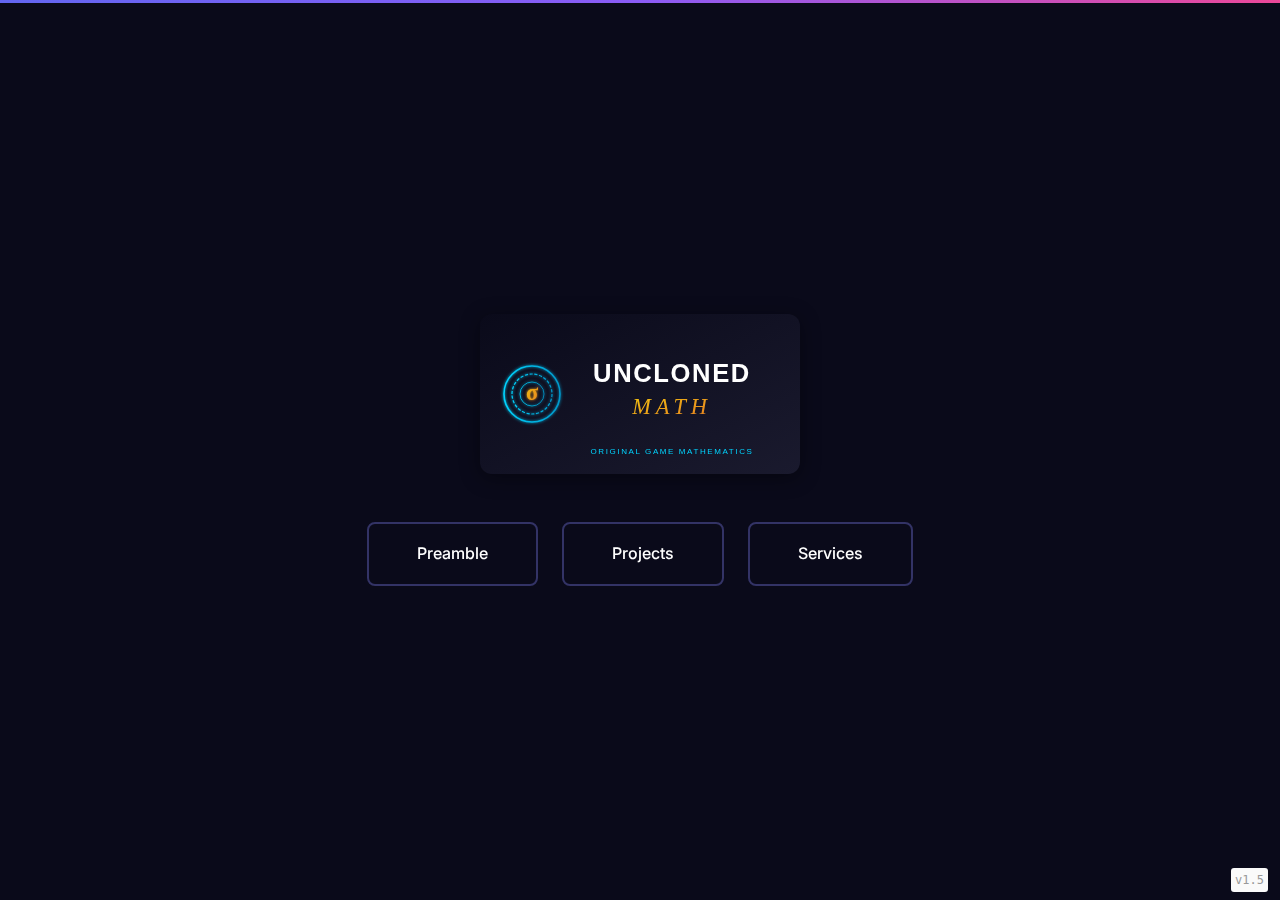
<file: index.html>
﻿<!DOCTYPE html>
<html lang="en">
<head>
  <meta charset="UTF-8">
  <title>UNCLONED MATH — Original Game Mathematics</title>
  <!-- site v1.5 -->
  <meta name="viewport" content="width=device-width, initial-scale=1">
  <meta name="description" content="Independent slot mathematician. 50+ production titles. Original mechanics based on topology, probability fields, and nonlinear interactions.">
  
  <link rel="preconnect" href="https://fonts.googleapis.com">
  <link rel="preconnect" href="https://fonts.gstatic.com" crossorigin>
  <link href="https://fonts.googleapis.com/css2?family=Inter:wght@400;500;600&display=swap" rel="stylesheet">
  <link rel="stylesheet" href="style.css">
  
  <script async src="https://www.googletagmanager.com/gtag/js?id=G-KHNRNLL5W9"></script>
  <script>window.dataLayer=window.dataLayer||[];function gtag(){dataLayer.push(arguments)}gtag('js',new Date());gtag('config','G-KHNRNLL5W9');</script>
                <style>
    #sigma-canvas {
      position: fixed;
      top: 0; left: 0;
      width: 100vw; height: 100vh;
      pointer-events: none;
      opacity: 0;
      transition: opacity 0.4s ease;
      z-index: 0;
    }
    .landing { position: relative; z-index: 1; }
  </style>
  <script>
    document.addEventListener('DOMContentLoaded', function() {
      var canvas = document.createElement('canvas');
      canvas.id = 'sigma-canvas';
      document.body.appendChild(canvas);

      var chars = { 'preamble.html': '\u03C2', 'projects.html': '\u03C3', 'services.html': '\u03A3' };
      var colors = { 'preamble.html': '#e67e22', 'projects.html': '#00d4ff', 'services.html': '#f1c40f' };

      function drawSigmas(ch, color) {
        var W = window.innerWidth;
        var H = window.innerHeight;
        canvas.width = W;
        canvas.height = H;
        var ctx = canvas.getContext('2d');
        ctx.clearRect(0, 0, W, H);
        ctx.font = 'bold 48px "Times New Roman", serif';
        ctx.fillStyle = color;
        ctx.globalAlpha = 0.25;
        var step = 120;
        for (var x = 30; x < W; x += step) {
          for (var y = 60; y < H; y += step) {
            var angle = (Math.random() - 0.5) * Math.PI * 0.8;
            ctx.save();
            ctx.translate(x + Math.random()*30, y + Math.random()*30);
            ctx.rotate(angle);
            ctx.fillText(ch, 0, 0);
            ctx.restore();
          }
        }
      }

      document.querySelectorAll('.landing-btn').forEach(function(btn) {
        var href = btn.getAttribute('href');
        btn.addEventListener('mouseenter', function() {
          drawSigmas(chars[href] || '\u03C3', colors[href] || '#f1c40f');
          canvas.style.opacity = '1';
        });
        btn.addEventListener('mouseleave', function() {
          canvas.style.opacity = '0';
        });
      });
    });
  </script>
</head>
<body>

  <div class="landing">
    <div class="brand">
      <svg xmlns="http://www.w3.org/2000/svg" viewBox="0 0 400 200" style="max-width: 320px; height: auto;">
        <defs>
          <linearGradient id="bgGrad" x1="0%" y1="0%" x2="100%" y2="100%">
            <stop offset="0%" style="stop-color:#0a0a1a"/>
            <stop offset="100%" style="stop-color:#1a1a2e"/>
          </linearGradient>
          <linearGradient id="gold" x1="0%" y1="0%" x2="100%" y2="100%">
            <stop offset="0%" style="stop-color:#f1c40f"/>
            <stop offset="100%" style="stop-color:#e67e22"/>
          </linearGradient>
          <linearGradient id="cyan" x1="0%" y1="0%" x2="100%" y2="0%">
            <stop offset="0%" style="stop-color:#00d4ff"/>
            <stop offset="100%" style="stop-color:#0099cc"/>
          </linearGradient>
          <filter id="glow">
            <feGaussianBlur stdDeviation="2" result="coloredBlur"/>
            <feMerge>
              <feMergeNode in="coloredBlur"/>
              <feMergeNode in="SourceGraphic"/>
            </feMerge>
          </filter>
        </defs>
        <rect width="400" height="200" fill="url(#bgGrad)" rx="12"/>
        <g transform="translate(65, 100)" filter="url(#glow)">
          <circle cx="0" cy="0" r="35" fill="none" stroke="url(#cyan)" stroke-width="2"/>
          <circle cx="0" cy="0" r="25" fill="none" stroke="url(#cyan)" stroke-width="1.5" stroke-dasharray="4 2"/>
          <circle cx="0" cy="0" r="15" fill="none" stroke="url(#cyan)" stroke-width="1"/>
          <text x="0" y="-2" font-family="Times New Roman, serif" font-size="28" font-weight="bold" 
                fill="url(#gold)" text-anchor="middle" dominant-baseline="central">&#963;</text>
        </g>
        <text x="240" y="85" font-family="Arial Black, sans-serif" font-size="32" font-weight="900" 
              fill="#ffffff" text-anchor="middle" letter-spacing="2">UNCLONED</text>
        <text x="240" y="125" font-family="Georgia, serif" font-size="28" font-style="italic"
              fill="url(#gold)" text-anchor="middle" letter-spacing="6">MATH</text>
        <text x="240" y="175" font-family="Arial, sans-serif" font-size="10" 
              fill="#00d4ff" text-anchor="middle" letter-spacing="2">ORIGINAL GAME MATHEMATICS</text>
      </svg>
    </div>
    
    <div class="landing-buttons">
      <a href="preamble.html" class="landing-btn">Preamble</a>
      <a href="projects.html" class="landing-btn">Projects</a>
      <a href="services.html" class="landing-btn">Services</a>
    </div>
  </div>

  <div style="position:fixed;bottom:8px;right:12px;font-size:.75rem;color:#999;font-family:monospace;z-index:9999;pointer-events:none;background:#fafafa;padding:2px 4px;border-radius:3px;">v1.5</div>

</body>
</html>
</file>
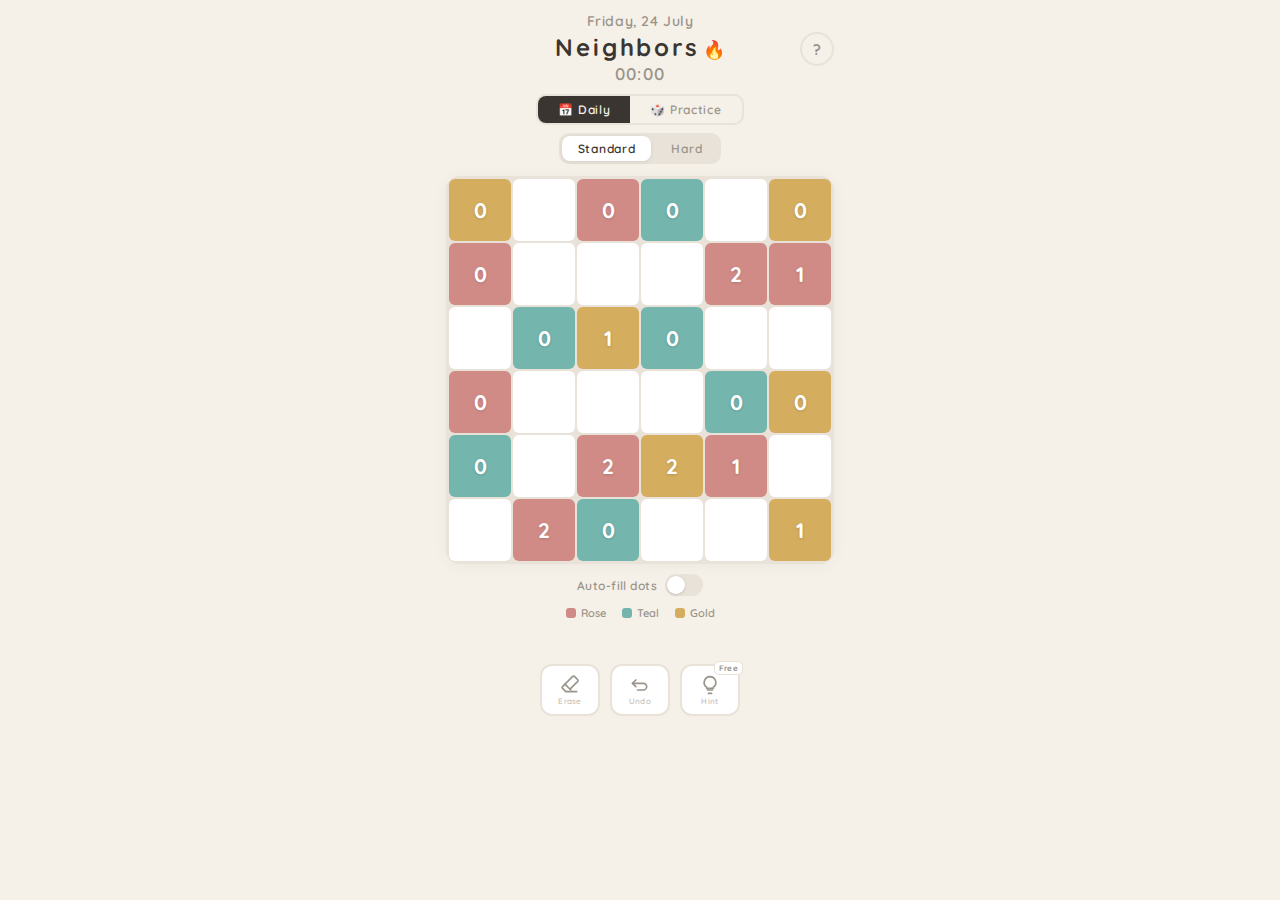
<file: neighbors.html>
<!DOCTYPE html>
<html lang="en">
<head>
<meta charset="UTF-8">
<meta name="viewport" content="width=device-width, initial-scale=1.0, user-scalable=no">
<title>Neighbors</title>
<link rel="preconnect" href="https://fonts.googleapis.com">
<link href="https://fonts.googleapis.com/css2?family=Quicksand:wght@400;500;600;700&display=swap" rel="stylesheet">
<script async src="https://www.googletagmanager.com/gtag/js?id=G-TRP1QX4878"></script>
<script>window.dataLayer=window.dataLayer||[];function gtag(){dataLayer.push(arguments)}gtag('js',new Date());gtag('config','G-TRP1QX4878');</script>
<style>
*{margin:0;padding:0;box-sizing:border-box}
:root{
    --bg:#F5F0E8;--card:#FFFFFF;--border:#E8E2D8;
    --text:#3A3530;--text2:#9A948A;--text3:#C8C2B8;
    --rose:#D08B86;--teal:#74B5AE;--gold:#D4AD5E;
    --green:#6AB07A;--red:#D07070;
}
body{
    font-family:'Quicksand',sans-serif;background:var(--bg);
    display:flex;justify-content:center;min-height:100vh;min-height:100dvh;
    color:var(--text);-webkit-tap-highlight-color:transparent;overscroll-behavior:none;
}
#app{
    width:100%;max-width:420px;display:flex;flex-direction:column;
    align-items:center;padding:12px 16px 20px;
}
.date-header{font-size:14px;font-weight:600;color:var(--text2);letter-spacing:0.04em;margin-bottom:2px}
.header{width:100%;display:flex;justify-content:center;padding:0 0 10px;position:relative}
.title-block{text-align:center}
.title{font-size:24px;font-weight:700;letter-spacing:0.12em;color:var(--text);margin-bottom:1px}
.title .fire{font-size:18px;margin-left:3px;letter-spacing:0}
.timer{font-size:17px;font-weight:600;color:var(--text2);letter-spacing:0.08em;font-variant-numeric:tabular-nums}
.help-btn{
    position:absolute;right:0;top:0;width:34px;height:34px;border-radius:50%;
    border:2px solid var(--border);background:transparent;font-size:15px;font-weight:700;
    color:var(--text2);cursor:pointer;display:flex;align-items:center;justify-content:center;
    font-family:'Quicksand',sans-serif;transition:all .2s;
}
.help-btn:hover{border-color:var(--text2);color:var(--text)}
.mode-bar{display:flex;gap:0;margin-bottom:8px;border:2px solid var(--border);border-radius:10px;overflow:hidden}
.mode-btn{
    padding:6px 20px;border:none;font-family:'Quicksand',sans-serif;
    font-size:12px;font-weight:600;color:var(--text2);background:transparent;
    cursor:pointer;transition:all .2s;letter-spacing:0.06em;
}
.mode-btn.active{background:var(--text);color:var(--bg)}
.diff-bar{display:flex;gap:4px;margin-bottom:12px;background:var(--border);border-radius:10px;padding:3px}
.diff-btn{
    padding:5px 16px;border-radius:8px;border:none;font-family:'Quicksand',sans-serif;
    font-size:12px;font-weight:600;color:var(--text2);background:transparent;
    cursor:pointer;transition:all .2s;letter-spacing:0.06em;
}
.diff-btn.active{background:var(--card);color:var(--text);box-shadow:0 1px 4px rgba(0,0,0,0.08)}
.grid-wrap{
    background:var(--border);border-radius:14px;padding:3px;
    box-shadow:0 2px 16px rgba(0,0,0,0.04);display:inline-block;position:relative;
}
.grid{display:grid;gap:2px;user-select:none;-webkit-user-select:none;touch-action:manipulation}
.cell{
    display:flex;align-items:center;justify-content:center;
    border-radius:6px;cursor:pointer;position:relative;
    transition:background .15s,transform .1s;-webkit-tap-highlight-color:transparent;
}
.cell:active{transform:scale(0.90)}
.cell.empty-cell{background:var(--card)}
.cell.empty-cell:hover{background:#FAF8F4}
.cell.clue{cursor:default}.cell.clue:active{transform:none}
.cell .num{font-weight:700;color:#fff;text-shadow:0 1px 3px rgba(0,0,0,0.15);transition:all .2s}
.cell .num.satisfied{text-shadow:0 0 8px rgba(255,255,255,0.6),0 1px 3px rgba(0,0,0,0.15)}
.cell .num.exceeded{color:#fdd;text-shadow:0 0 6px rgba(200,50,50,0.4)}
.cell.player-filled{opacity:0.8}
.cell.erasable{box-shadow:inset 0 0 0 2px rgba(160,150,140,0.3)}
.bg-rose{background:var(--rose)}.bg-teal{background:var(--teal)}.bg-gold{background:var(--gold)}
.dots{position:absolute;bottom:2px;left:0;right:0;display:flex;gap:2px;justify-content:center;pointer-events:none}
.dot{width:6px;height:6px;border-radius:50%;opacity:0.55;transition:opacity .2s}
.dot.elim{opacity:0.12}
.toggle-row{display:flex;align-items:center;gap:8px;margin:10px 0 2px;font-size:12px;font-weight:600;color:var(--text2);letter-spacing:0.04em}
.toggle{width:38px;height:22px;border-radius:11px;background:var(--border);position:relative;cursor:pointer;transition:background .2s;flex-shrink:0}
.toggle.on{background:var(--teal)}
.toggle-knob{position:absolute;top:2px;left:2px;width:18px;height:18px;border-radius:50%;background:var(--card);transition:left .2s;box-shadow:0 1px 3px rgba(0,0,0,0.15)}
.toggle.on .toggle-knob{left:18px}
.legend{display:flex;gap:16px;justify-content:center;margin:8px 0 2px}
.leg-item{display:flex;align-items:center;gap:5px;font-size:11px;font-weight:600;color:var(--text2)}
.leg-dot{width:10px;height:10px;border-radius:3px}
.msg{margin-top:8px;font-size:15px;font-weight:700;min-height:22px;color:var(--green);text-align:center;letter-spacing:0.04em}
.toolbar{display:flex;gap:10px;justify-content:center;margin-top:12px}
.tool-btn{
    width:60px;height:52px;border-radius:12px;border:2px solid var(--border);
    background:var(--card);display:flex;flex-direction:column;align-items:center;justify-content:center;
    cursor:pointer;transition:all .2s;position:relative;gap:1px;font-family:'Quicksand',sans-serif;
}
.tool-btn:hover{border-color:var(--text3)}
.tool-btn:active{transform:scale(0.94)}
.tool-btn.active{border-color:var(--text2);background:#F8F6F0}
.tool-btn svg{width:20px;height:20px;stroke:var(--text2);fill:none;stroke-width:2;stroke-linecap:round;stroke-linejoin:round;transition:stroke .2s}
.tool-btn.active svg{stroke:var(--text)}
.tool-btn .badge{position:absolute;top:-5px;right:-5px;background:var(--card);border:1.5px solid var(--border);border-radius:5px;padding:1px 4px;font-size:8px;font-weight:700;color:var(--text2);letter-spacing:0.04em}
.tool-label{font-size:8px;font-weight:600;color:var(--text3);letter-spacing:0.04em}
.new-btn{
    margin-top:10px;padding:7px 20px;border-radius:8px;border:2px solid var(--border);
    background:transparent;font-family:'Quicksand',sans-serif;font-size:11px;font-weight:600;
    color:var(--text2);cursor:pointer;transition:all .2s;letter-spacing:0.06em;
}
.new-btn:hover{border-color:var(--text2);color:var(--text)}
.new-btn:active{transform:scale(0.96)}
.hidden{display:none!important}
.loading{position:absolute;inset:0;display:none;align-items:center;justify-content:center;background:rgba(245,240,232,0.7);border-radius:14px;z-index:5}
@keyframes spin{to{transform:rotate(360deg)}}
.spinner{width:26px;height:26px;border:3px solid var(--border);border-top-color:var(--text2);border-radius:50%;animation:spin .6s linear infinite}
@keyframes cellWin{0%{transform:scale(1)}40%{transform:scale(1.1)}100%{transform:scale(1)}}
.cell.won-anim{animation:cellWin .35s ease}
@keyframes hintPulse{0%,100%{box-shadow:0 0 0 0 rgba(106,176,122,0.4)}50%{box-shadow:0 0 0 5px rgba(106,176,122,0)}}
.cell.hinted{animation:hintPulse .6s ease}
.overlay{position:fixed;inset:0;background:rgba(58,53,48,0.4);display:none;align-items:center;justify-content:center;z-index:100;padding:20px;backdrop-filter:blur(2px);-webkit-backdrop-filter:blur(2px)}
.overlay.show{display:flex}
.rules-card{background:var(--bg);border-radius:18px;padding:24px 20px 18px;max-width:320px;width:100%;box-shadow:0 8px 40px rgba(0,0,0,0.12);text-align:center}
.rules-card h2{font-size:18px;font-weight:700;margin-bottom:12px;letter-spacing:0.06em}
.rules-text{font-size:12.5px;line-height:1.8;color:var(--text);text-align:left;margin-bottom:6px}
.rules-text b{color:var(--text);font-weight:700}
.rules-example{display:inline-grid;grid-template-columns:repeat(3,38px);gap:2px;margin:10px auto;background:var(--border);border-radius:7px;padding:3px}
.rules-example .ex-cell{width:38px;height:38px;border-radius:4px;display:flex;align-items:center;justify-content:center;font-weight:700;font-size:14px;color:#fff;text-shadow:0 1px 2px rgba(0,0,0,0.15)}
.got-it{margin-top:14px;padding:9px 36px;border-radius:10px;border:none;background:var(--text);color:var(--bg);font-family:'Quicksand',sans-serif;font-size:13px;font-weight:700;cursor:pointer;letter-spacing:0.06em;transition:opacity .2s}
.got-it:hover{opacity:0.85}.got-it:active{transform:scale(0.97)}
@media(max-height:700px){
    #app{padding:6px 12px 12px}.header{padding:0 0 6px}
    .title{font-size:20px}.timer{font-size:15px}
    .toolbar{margin-top:8px}.tool-btn{width:54px;height:46px}
}
</style>
</head>
<body>
<div id="app">
    <div class="date-header" id="dateHeader"></div>
    <div class="header">
        <div class="title-block">
            <div class="title">Neighbors<span class="fire">🔥</span></div>
            <div class="timer" id="timer">00:00</div>
        </div>
        <button class="help-btn" onclick="toggleRules()" aria-label="Help">?</button>
    </div>
    <div class="mode-bar">
        <button class="mode-btn active" id="mDaily" onclick="setMode('daily')">📅 Daily</button>
        <button class="mode-btn" id="mPractice" onclick="setMode('practice')">🎲 Practice</button>
    </div>
    <div class="diff-bar" id="diffDaily">
        <button class="diff-btn active" id="dStd" onclick="goDaily('standard')">Standard</button>
        <button class="diff-btn" id="dHard" onclick="goDaily('hard')">Hard</button>
    </div>
    <div class="diff-bar hidden" id="diffPractice">
        <button class="diff-btn" id="dp5" onclick="goPractice(5)">5×5</button>
        <button class="diff-btn active" id="dp6" onclick="goPractice(6)">6×6</button>
        <button class="diff-btn" id="dp7" onclick="goPractice(7)">7×7</button>
        <button class="diff-btn" id="dp8" onclick="goPractice(8)">8×8</button>
    </div>
    <div class="grid-wrap">
        <div class="grid" id="grid"></div>
        <div class="loading" id="loading"><div class="spinner"></div></div>
    </div>
    <div class="toggle-row">
        <span>Auto-fill dots</span>
        <div class="toggle" id="afToggle" onclick="toggleAutoFill()"><div class="toggle-knob"></div></div>
    </div>
    <div class="legend" id="legend"></div>
    <div class="msg" id="msg"></div>
    <div class="toolbar">
        <button class="tool-btn" id="eraserBtn" onclick="toggleEraser()" aria-label="Eraser">
            <svg viewBox="0 0 24 24"><path d="M20 20H7l-4-4a1.4 1.4 0 010-2L15.3 1.7a1.4 1.4 0 012 0L21.3 5.7a1.4 1.4 0 010 2L12 17"/><path d="M6 11l7 7"/></svg>
            <span class="tool-label">Erase</span>
        </button>
        <button class="tool-btn" id="undoBtn" onclick="undo()" aria-label="Undo">
            <svg viewBox="0 0 24 24"><path d="M3 10h13a4 4 0 010 8H9"/><path d="M7 14l-4-4 4-4"/></svg>
            <span class="tool-label">Undo</span>
        </button>
        <button class="tool-btn" id="hintBtn" onclick="hint()" aria-label="Hint">
            <svg viewBox="0 0 24 24"><path d="M9 18h6"/><path d="M10 22h4"/><path d="M12 2a7 7 0 00-4 12.7V16h8v-1.3A7 7 0 0012 2z"/></svg>
            <span class="badge">Free</span>
            <span class="tool-label">Hint</span>
        </button>
    </div>
    <button class="new-btn hidden" id="newBtn" onclick="goPractice(SZ)">New puzzle</button>
</div>
<div class="overlay" id="overlay" onclick="if(event.target===this)toggleRules()">
    <div class="rules-card">
        <h2>How to Play</h2>
        <div class="rules-text">
            Fill the grid with <b>3 colors</b> so every numbered cell is satisfied.
            <br><br>
            Each number tells how many <b>orthogonal neighbors</b> (↑↓←→) share that cell's color.
        </div>
        <div class="rules-example" id="rulesEx"></div>
        <div class="rules-text" style="font-size:11.5px;color:var(--text2);margin-top:4px;text-align:center">
            The <b style="color:#4A8A84">teal 2</b> has exactly 2 teal neighbors.<br>Tap empty cells to cycle colors.
        </div>
        <button class="got-it" onclick="toggleRules()">Got it</button>
    </div>
</div>
<script>
const COLS=[
    {hex:'#D08B86',name:'Rose',cls:'bg-rose'},
    {hex:'#74B5AE',name:'Teal',cls:'bg-teal'},
    {hex:'#D4AD5E',name:'Gold',cls:'bg-gold'}
];
const NC=3,DR=[[-1,0],[1,0],[0,-1],[0,1]];
function mulberry32(seed){
    return function(){seed|=0;seed=seed+0x6D2B79F5|0;let t=Math.imul(seed^seed>>>15,1|seed);t=t+Math.imul(t^t>>>7,61|t)^t;return((t^t>>>14)>>>0)/4294967296;};
}
let rng=Math.random;
let SZ=6,sol=null,cg=null,pg=null,won=false;
let tStart=0,timerInterval=null;
let history=[],eraserMode=false,hintsUsed=0;
let autoFill=false,mode='daily',dailyDiff='standard';

function ib(r,c){return r>=0&&r<SZ&&c>=0&&c<SZ}
function ns(r,c){return DR.map(([dr,dc])=>[r+dr,c+dc]).filter(([a,b])=>ib(a,b))}
function csame(g,r,c){const v=g[r][c];let n=0;for(const[nr,nc]of ns(r,c))if(g[nr][nc]===v)n++;return n}
function shuf(a){for(let i=a.length-1;i>0;i--){const j=0|rng()*(i+1);[a[i],a[j]]=[a[j],a[i]]}return a}
function getDailySeed(){const d=new Date();return d.getFullYear()*10000+(d.getMonth()+1)*100+d.getDate()}
function formatDate(){
    const d=new Date();
    const days=['Sunday','Monday','Tuesday','Wednesday','Thursday','Friday','Saturday'];
    const months=['January','February','March','April','May','June','July','August','September','October','November','December'];
    return days[d.getDay()]+', '+String(d.getDate()).padStart(2,'0')+' '+months[d.getMonth()];
}
function startTimer(){
    tStart=Date.now();if(timerInterval)clearInterval(timerInterval);
    timerInterval=setInterval(()=>{if(!won&&tStart)document.getElementById('timer').textContent=fmtTime(Date.now()-tStart);},200);
}
function fmtTime(ms){const s=Math.floor(ms/1000),m=Math.floor(s/60),ss=s%60;return(m<10?'0':'')+m+':'+(ss<10?'0':'')+ss;}
function solve(cg,mx=2){
    const doms=Array.from({length:SZ},(_,r)=>Array.from({length:SZ},(_,c)=>{
        if(cg[r][c]!==null)return new Set([cg[r][c].color]);const s=new Set();for(let i=0;i<NC;i++)s.add(i);return s;
    }));
    function cln(d){return d.map(r=>r.map(s=>new Set(s)))}
    function prop(d){
        let ch=true;while(ch){ch=false;
            for(let r=0;r<SZ;r++)for(let c=0;c<SZ;c++){
                if(!cg[r][c])continue;const{color:col,count:cnt}=cg[r][c];const nbs=ns(r,c);
                let def=0,unc=[],dif=0;
                for(const[nr,nc]of nbs){if(d[nr][nc].size===1){if(d[nr][nc].has(col))def++;else dif++;}else{if(d[nr][nc].has(col))unc.push([nr,nc]);else dif++;}}
                if(def>cnt)return false;if(def+unc.length<cnt)return false;
                if(def===cnt){for(const[nr,nc]of unc)if(d[nr][nc].delete(col)){ch=true;if(!d[nr][nc].size)return false}}
                if(def+unc.length===cnt){for(const[nr,nc]of unc)if(d[nr][nc].size>1){d[nr][nc]=new Set([col]);ch=true}}
            }
            for(let r=0;r<SZ;r++)for(let c=0;c<SZ;c++)if(d[r][c].size===0)return false;
        }return true;
    }
    let sols=0,calls=0;
    function bt(d){
        if(sols>=mx||calls>500000)return;calls++;
        let best=null,bs=NC+1;
        for(let r=0;r<SZ;r++)for(let c=0;c<SZ;c++)if(!cg[r][c]&&d[r][c].size>1&&d[r][c].size<bs){bs=d[r][c].size;best=[r,c]}
        if(!best){let ok=true;for(let r=0;r<SZ&&ok;r++)for(let c=0;c<SZ&&ok;c++){if(!cg[r][c])continue;const{color:col,count:cnt}=cg[r][c];let n=0;for(const[nr,nc]of ns(r,c))if([...d[nr][nc]][0]===col)n++;if(n!==cnt)ok=false;}if(ok)sols++;return;}
        const[br,bc]=best;for(const v of[...d[br][bc]]){const nd=cln(d);nd[br][bc]=new Set([v]);if(prop(nd))bt(nd);}
    }
    const d0=cln(doms);if(!prop(d0))return 0;bt(d0);return Math.min(sols,mx);
}
function genPuzzle(){
    const T=Date.now(),LIM=SZ>=8?15000:6000;
    for(let att=0;att<80;att++){
        if(Date.now()-T>LIM)break;
        const filled=Array.from({length:SZ},()=>Array.from({length:SZ},()=>0|rng()*NC));
        const full=Array.from({length:SZ},(_,r)=>Array.from({length:SZ},(_,c)=>({color:filled[r][c],count:csame(filled,r,c)})));
        const clues=full.map(r=>r.map(v=>({...v})));const cells=[];
        for(let r=0;r<SZ;r++)for(let c=0;c<SZ;c++)cells.push([r,c]);shuf(cells);
        for(const[r,c]of cells){if(Date.now()-T>LIM)break;const sv=clues[r][c];clues[r][c]=null;if(solve(clues,2)!==1)clues[r][c]=sv;}
        let cnt=0,emp=0;for(let r=0;r<SZ;r++)for(let c=0;c<SZ;c++){if(clues[r][c]!==null)cnt++;else emp++;}
        if(emp>=3)return{solution:filled,clues,clueCount:cnt,emptyCount:emp};
    }return null;
}
function computeDots(){
    if(!cg||!pg)return null;
    // 1-step only: each empty cell checks its direct clue neighbors
    const d=Array.from({length:SZ},(_,r)=>Array.from({length:SZ},(_,c)=>{
        if(cg[r][c]!==null)return new Set([cg[r][c].color]);
        if(pg[r][c]>=0)return new Set([pg[r][c]]);
        return new Set([0,1,2]);
    }));
    // Single pass: for each clue, eliminate from undecided neighbors
    for(let r=0;r<SZ;r++)for(let c=0;c<SZ;c++){
        if(!cg[r][c])continue;
        const{color:col,count:cnt}=cg[r][c];
        const nbs=ns(r,c);
        let def=0,unc=[];
        for(const[nr,nc]of nbs){
            const v=cg[nr][nc]?cg[nr][nc].color:pg[nr][nc];
            if(v>=0){if(v===col)def++;}
            else unc.push([nr,nc]);
        }
        // Already satisfied: remove this color from undecided neighbors
        if(def===cnt){
            for(const[nr,nc]of unc) d[nr][nc].delete(col);
        }
        // All undecided must be this color to satisfy
        if(def+unc.length===cnt){
            for(const[nr,nc]of unc){
                if(d[nr][nc].size>1) d[nr][nc]=new Set([col]);
            }
        }
    }
    return d;
}
function cellSize(){const mw=Math.min(window.innerWidth-40,388);return Math.floor((mw-(SZ+1)*2)/SZ)}
function render(){
    const grid=document.getElementById('grid');const sz=cellSize();
    grid.style.gridTemplateColumns=`repeat(${SZ},${sz}px)`;grid.innerHTML='';
    const dots=autoFill?computeDots():null;
    for(let r=0;r<SZ;r++)for(let c=0;c<SZ;c++){
        const el=document.createElement('div');el.className='cell';el.style.width=el.style.height=sz+'px';el.style.fontSize=(sz*.34)+'px';
        if(cg[r][c]!==null){
            const{color:col,count:cnt}=cg[r][c];el.classList.add('clue',COLS[col].cls);
            const nbs=ns(r,c);let cur=0,allDet=true;
            for(const[nr,nc]of nbs){const v=cg[nr][nc]?cg[nr][nc].color:pg[nr][nc];if(v===col)cur++;if(cg[nr][nc]===null&&pg[nr][nc]<0)allDet=false;}
            const num=document.createElement('span');num.className='num';num.textContent=cnt;
            if(cur===cnt&&allDet)num.classList.add('satisfied');else if(cur>cnt)num.classList.add('exceeded');
            el.appendChild(num);
        }else{
            const v=pg[r][c];
            if(v>=0){el.classList.add('player-filled',COLS[v].cls);}
            else{el.classList.add('empty-cell');
                if(dots&&dots[r]&&dots[r][c]&&dots[r][c].size<NC){
                    const dw=document.createElement('div');dw.className='dots';
                    for(let i=0;i<NC;i++){const dt=document.createElement('div');dt.className='dot'+(dots[r][c].has(i)?'':' elim');dt.style.background=COLS[i].hex;dw.appendChild(dt);}
                    el.appendChild(dw);
                }
            }
            if(eraserMode&&v>=0)el.classList.add('erasable');
            if(!won){const R=r,C=c;el.addEventListener('click',()=>cellClick(R,C));}
        }
        grid.appendChild(el);
    }checkWin();
}
function cellClick(r,c){
    if(won)return;const prev=pg[r][c];
    if(eraserMode){if(prev>=0){history.push({r,c,prev});pg[r][c]=-1;}}
    else{history.push({r,c,prev});pg[r][c]=prev<0?0:(prev+1>=NC?-1:prev+1);}
    render();
}
function undo(){if(won||!history.length)return;const last=history.pop();pg[last.r][last.c]=last.prev;render();}
function hint(){
    if(won||!sol)return;
    if(hintsUsed>=1){document.getElementById('msg').innerHTML='💎 More hints with Premium';document.getElementById('msg').style.color='var(--text2)';setTimeout(()=>{if(!won)document.getElementById('msg').innerHTML='';},2000);return;}
    const empty=[];for(let r=0;r<SZ;r++)for(let c=0;c<SZ;c++)if(cg[r][c]===null&&pg[r][c]!==sol[r][c])empty.push([r,c]);
    if(!empty.length)return;const[r,c]=empty[Math.floor(Math.random()*empty.length)];
    history.push({r,c,prev:pg[r][c]});pg[r][c]=sol[r][c];hintsUsed++;
    document.querySelector('#hintBtn .badge').textContent='💎';document.getElementById('hintBtn').style.opacity='0.5';
    render();const idx=r*SZ+c;const cells=document.querySelectorAll('.cell');if(cells[idx])cells[idx].classList.add('hinted');
}
function toggleEraser(){eraserMode=!eraserMode;document.getElementById('eraserBtn').classList.toggle('active',eraserMode);render();}
function toggleAutoFill(){autoFill=!autoFill;document.getElementById('afToggle').classList.toggle('on',autoFill);render();}
function checkWin(){
    if(won)return;
    for(let r=0;r<SZ;r++)for(let c=0;c<SZ;c++)if(cg[r][c]===null&&pg[r][c]<0)return;
    let ok=true;for(let r=0;r<SZ&&ok;r++)for(let c=0;c<SZ&&ok;c++){
        if(!cg[r][c])continue;const{color:col,count:cnt}=cg[r][c];let cur=0;
        for(const[nr,nc]of ns(r,c)){const v=cg[nr][nc]?cg[nr][nc].color:pg[nr][nc];if(v===col)cur++;}
        if(cur!==cnt)ok=false;
    }
    if(ok){won=true;if(timerInterval)clearInterval(timerInterval);const el=fmtTime(Date.now()-tStart);
        document.getElementById('timer').textContent=el;document.getElementById('msg').innerHTML='🎉 Solved in '+el;
        document.querySelectorAll('.cell').forEach((e,i)=>setTimeout(()=>e.classList.add('won-anim'),i*20));
    }
}
function renderLegend(){
    const leg=document.getElementById('legend');leg.innerHTML='';
    for(let i=0;i<NC;i++){const it=document.createElement('div');it.className='leg-item';
        const dt=document.createElement('div');dt.className='leg-dot';dt.style.background=COLS[i].hex;
        const tx=document.createElement('span');tx.textContent=COLS[i].name;
        it.appendChild(dt);it.appendChild(tx);leg.appendChild(it);}
}
function buildRulesExample(){
    const ex=document.getElementById('rulesEx');
    [{c:0},{c:1},{c:2},{c:0},{c:1,n:2},{c:0},{c:2},{c:1},{c:0}].forEach(x=>{
        const d=document.createElement('div');d.className='ex-cell';d.style.background=COLS[x.c].hex;
        if(x.n!==undefined)d.textContent=x.n;ex.appendChild(d);});
}
function toggleRules(){document.getElementById('overlay').classList.toggle('show')}
function setMode(m){
    mode=m;
    document.getElementById('mDaily').classList.toggle('active',m==='daily');
    document.getElementById('mPractice').classList.toggle('active',m==='practice');
    document.getElementById('diffDaily').classList.toggle('hidden',m!=='daily');
    document.getElementById('diffPractice').classList.toggle('hidden',m!=='practice');
    document.getElementById('newBtn').classList.toggle('hidden',m!=='practice');
    if(m==='daily')goDaily(dailyDiff);else goPractice(SZ>=5&&SZ<=8?SZ:6);
}
function goDaily(diff){
    dailyDiff=diff;SZ=diff==='hard'?8:6;
    document.getElementById('dStd').classList.toggle('active',diff==='standard');
    document.getElementById('dHard').classList.toggle('active',diff==='hard');
    rng=mulberry32(getDailySeed()*(diff==='hard'?7:3));
    startGeneration();
}
function goPractice(sz){
    SZ=sz;document.querySelectorAll('#diffPractice .diff-btn').forEach(b=>b.classList.remove('active'));
    const b=document.getElementById('dp'+sz);if(b)b.classList.add('active');
    rng=Math.random;startGeneration();
}
function startGeneration(){
    won=false;history=[];eraserMode=false;hintsUsed=0;
    document.getElementById('eraserBtn').classList.remove('active');
    document.querySelector('#hintBtn .badge').textContent='Free';
    document.getElementById('hintBtn').style.opacity='1';
    document.getElementById('msg').innerHTML='';document.getElementById('msg').style.color='var(--green)';
    document.getElementById('loading').style.display='flex';renderLegend();
    setTimeout(()=>{
        const p=genPuzzle();
        if(p){sol=p.solution;cg=p.clues;pg=Array.from({length:SZ},()=>Array(SZ).fill(-1));startTimer();render();}
        else{document.getElementById('msg').innerHTML='Generation timed out — try again';document.getElementById('msg').style.color='var(--red)';}
        document.getElementById('loading').style.display='none';
    },30);
}
document.getElementById('dateHeader').textContent=formatDate();
buildRulesExample();goDaily('standard');
</script>
</body>
</html>
</file>
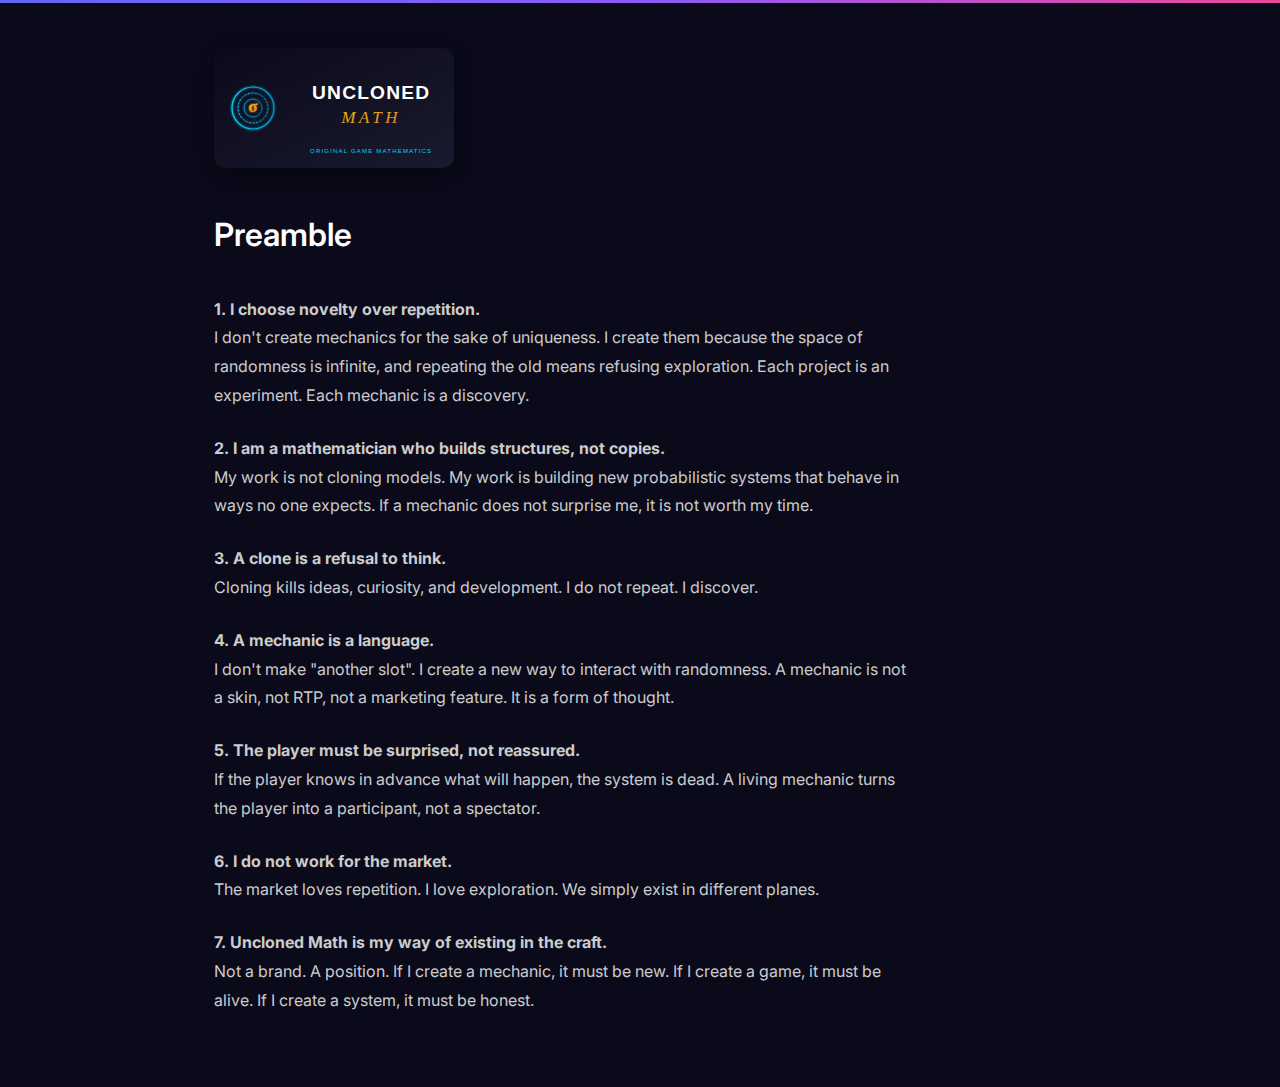
<file: preamble.html>
<!DOCTYPE html>
<html lang="en">
<head>
  <meta charset="UTF-8">
  <title>Preamble â Uncloned Math</title>
  <meta name="viewport" content="width=device-width, initial-scale=1">
  <meta name="description" content="Uncloned Math manifesto. Novelty over repetition. Original mechanics, not clones.">
  
  <link rel="preconnect" href="https://fonts.googleapis.com">
  <link rel="preconnect" href="https://fonts.gstatic.com" crossorigin>
  <link href="https://fonts.googleapis.com/css2?family=Inter:wght@400;500;600&display=swap" rel="stylesheet">
  <link rel="stylesheet" href="style.css">
  
  <script async src="https://www.googletagmanager.com/gtag/js?id=G-TRP1QX4878"></script>
  <script>window.dataLayer=window.dataLayer||[];function gtag(){dataLayer.push(arguments)}gtag('js',new Date());gtag('config','G-TRP1QX4878');</script>
</head>
<body>

<div class="container preamble">
  <a href="index.html" class="brand">
    <svg xmlns="http://www.w3.org/2000/svg" viewBox="0 0 400 200" style="max-width: 240px; height: auto;">
      <defs>
        <linearGradient id="bgGrad" x1="0%" y1="0%" x2="100%" y2="100%">
          <stop offset="0%" style="stop-color:#0a0a1a"/>
          <stop offset="100%" style="stop-color:#1a1a2e"/>
        </linearGradient>
        <linearGradient id="gold" x1="0%" y1="0%" x2="100%" y2="100%">
          <stop offset="0%" style="stop-color:#f1c40f"/>
          <stop offset="100%" style="stop-color:#e67e22"/>
        </linearGradient>
        <linearGradient id="cyan" x1="0%" y1="0%" x2="100%" y2="0%">
          <stop offset="0%" style="stop-color:#00d4ff"/>
          <stop offset="100%" style="stop-color:#0099cc"/>
        </linearGradient>
        <filter id="glow">
          <feGaussianBlur stdDeviation="2" result="coloredBlur"/>
          <feMerge>
            <feMergeNode in="coloredBlur"/>
            <feMergeNode in="SourceGraphic"/>
          </feMerge>
        </filter>
      </defs>
      <rect width="400" height="200" fill="url(#bgGrad)" rx="12"/>
      <g transform="translate(65, 100)" filter="url(#glow)">
        <circle cx="0" cy="0" r="35" fill="none" stroke="url(#cyan)" stroke-width="2"/>
        <circle cx="0" cy="0" r="25" fill="none" stroke="url(#cyan)" stroke-width="1.5" stroke-dasharray="4 2"/>
        <circle cx="0" cy="0" r="15" fill="none" stroke="url(#cyan)" stroke-width="1"/>
        <text x="0" y="-2" font-family="Times New Roman, serif" font-size="28" font-weight="bold" 
              fill="url(#gold)" text-anchor="middle" dominant-baseline="central">&#963;</text>
      </g>
      <text x="262" y="85" font-family="Arial Black, sans-serif" font-size="32" font-weight="900" 
            fill="#ffffff" text-anchor="middle" letter-spacing="2">UNCLONED</text>
      <text x="262" y="125" font-family="Georgia, serif" font-size="28" font-style="italic"
            fill="url(#gold)" text-anchor="middle" letter-spacing="6">MATH</text>
      <text x="262" y="175" font-family="Arial, sans-serif" font-size="10" 
            fill="#00d4ff" text-anchor="middle" letter-spacing="2">ORIGINAL GAME MATHEMATICS</text>
    </svg>
  </a>
  
  <h1>Preamble</h1>
  
  <p><strong>1. I choose novelty over repetition.</strong><br>
  I don't create mechanics for the sake of uniqueness. I create them because the space of randomness is infinite, and repeating the old means refusing exploration. Each project is an experiment. Each mechanic is a discovery.</p>
  
  <p><strong>2. I am a mathematician who builds structures, not copies.</strong><br>
  My work is not cloning models. My work is building new probabilistic systems that behave in ways no one expects. If a mechanic does not surprise me, it is not worth my time.</p>
  
  <p><strong>3. A clone is a refusal to think.</strong><br>
  Cloning kills ideas, curiosity, and development. I do not repeat. I discover.</p>
  
  <p><strong>4. A mechanic is a language.</strong><br>
  I don't make "another slot". I create a new way to interact with randomness. A mechanic is not a skin, not RTP, not a marketing feature. It is a form of thought.</p>
  
  <p><strong>5. The player must be surprised, not reassured.</strong><br>
  If the player knows in advance what will happen, the system is dead. A living mechanic turns the player into a participant, not a spectator.</p>
  
  <p><strong>6. I do not work for the market.</strong><br>
  The market loves repetition. I love exploration. We simply exist in different planes.</p>
  
  <p><strong>7. Uncloned Math is my way of existing in the craft.</strong><br>
  Not a brand. A position. If I create a mechanic, it must be new. If I create a game, it must be alive. If I create a system, it must be honest.</p>
</div>



</body>
</html>
</file>
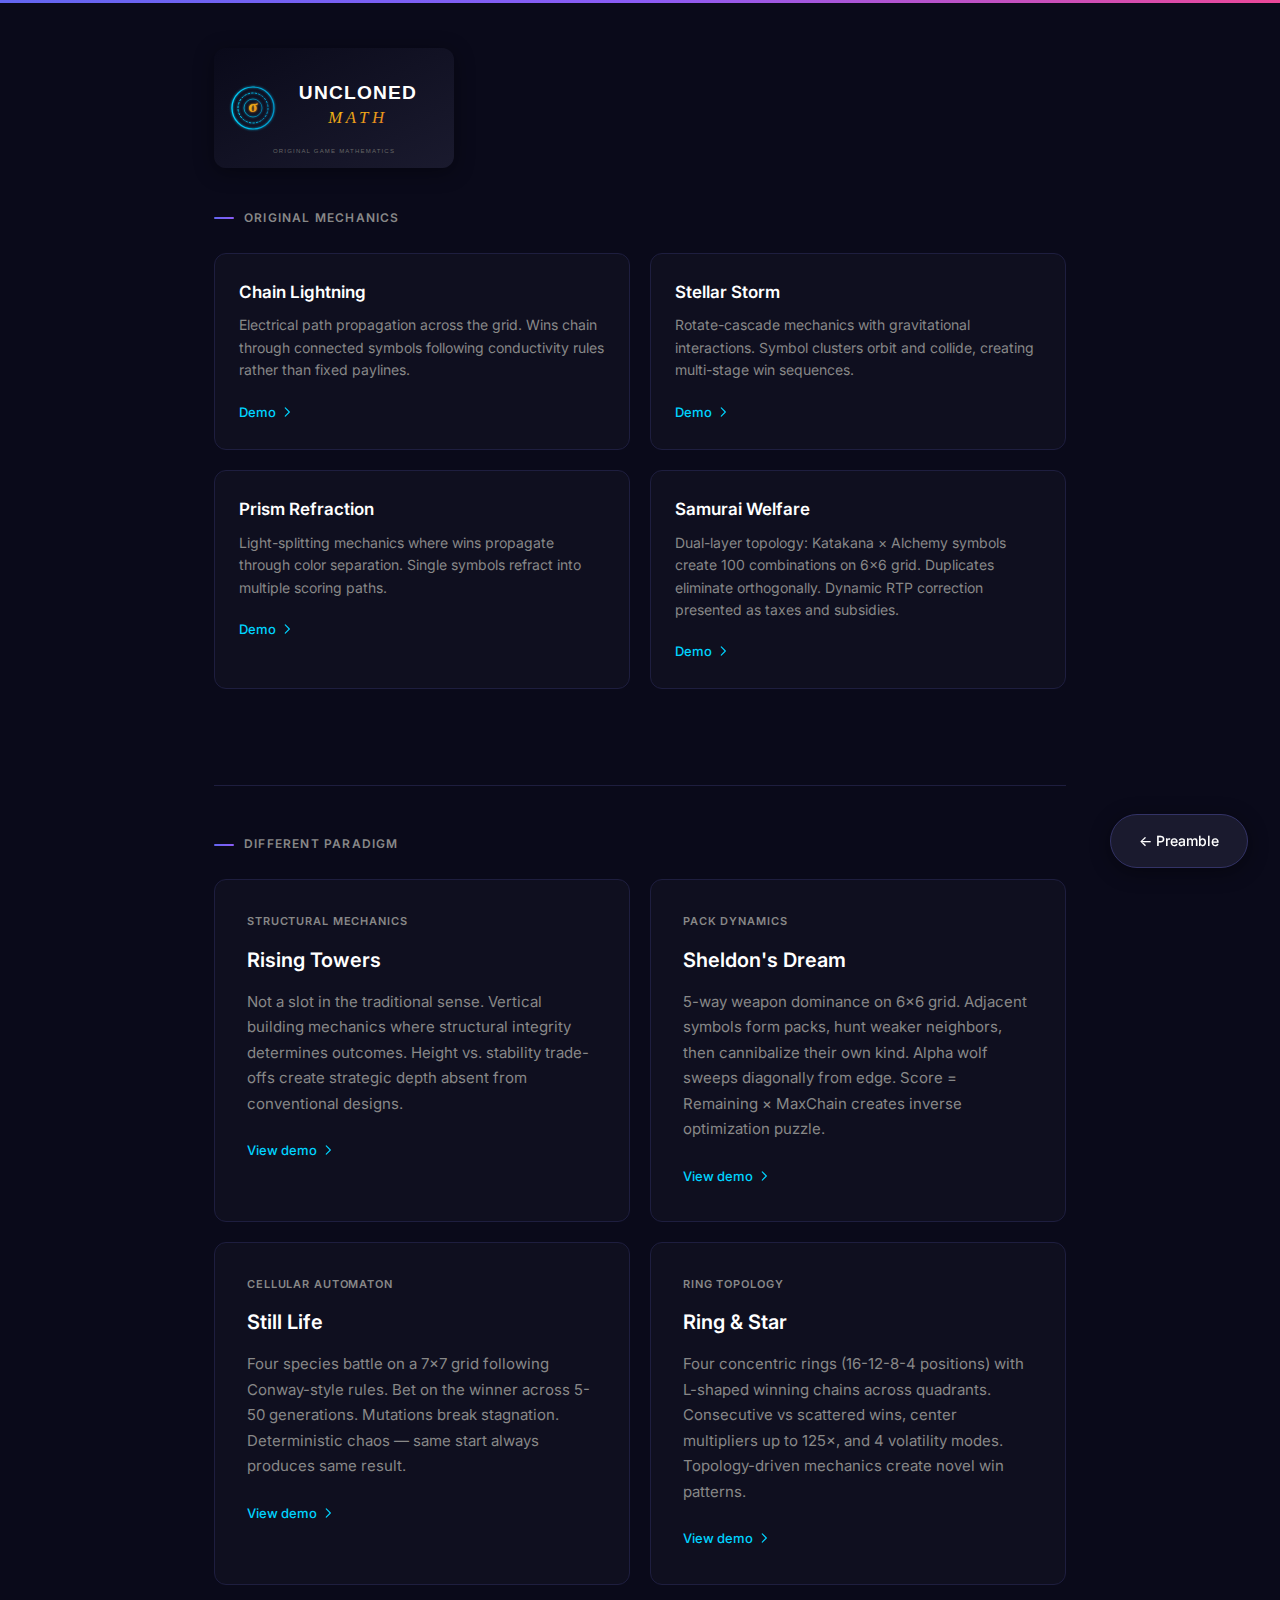
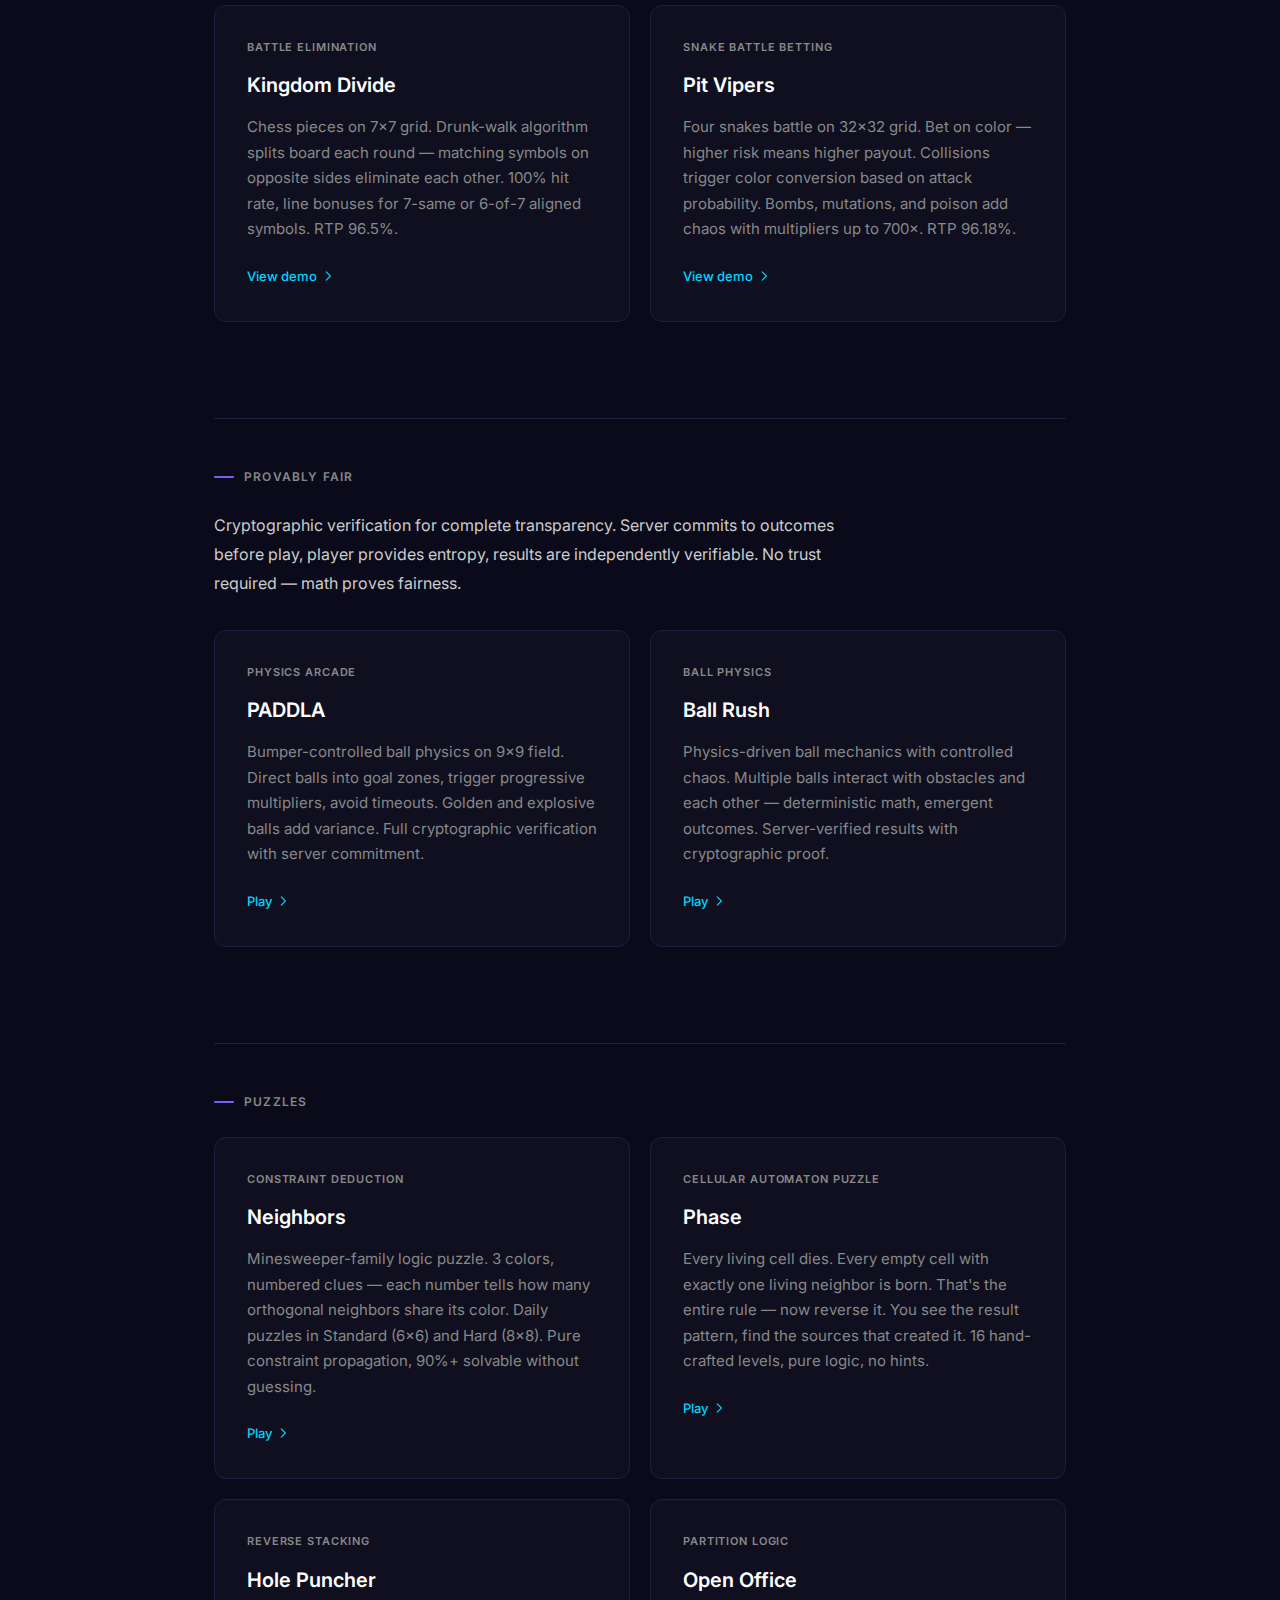
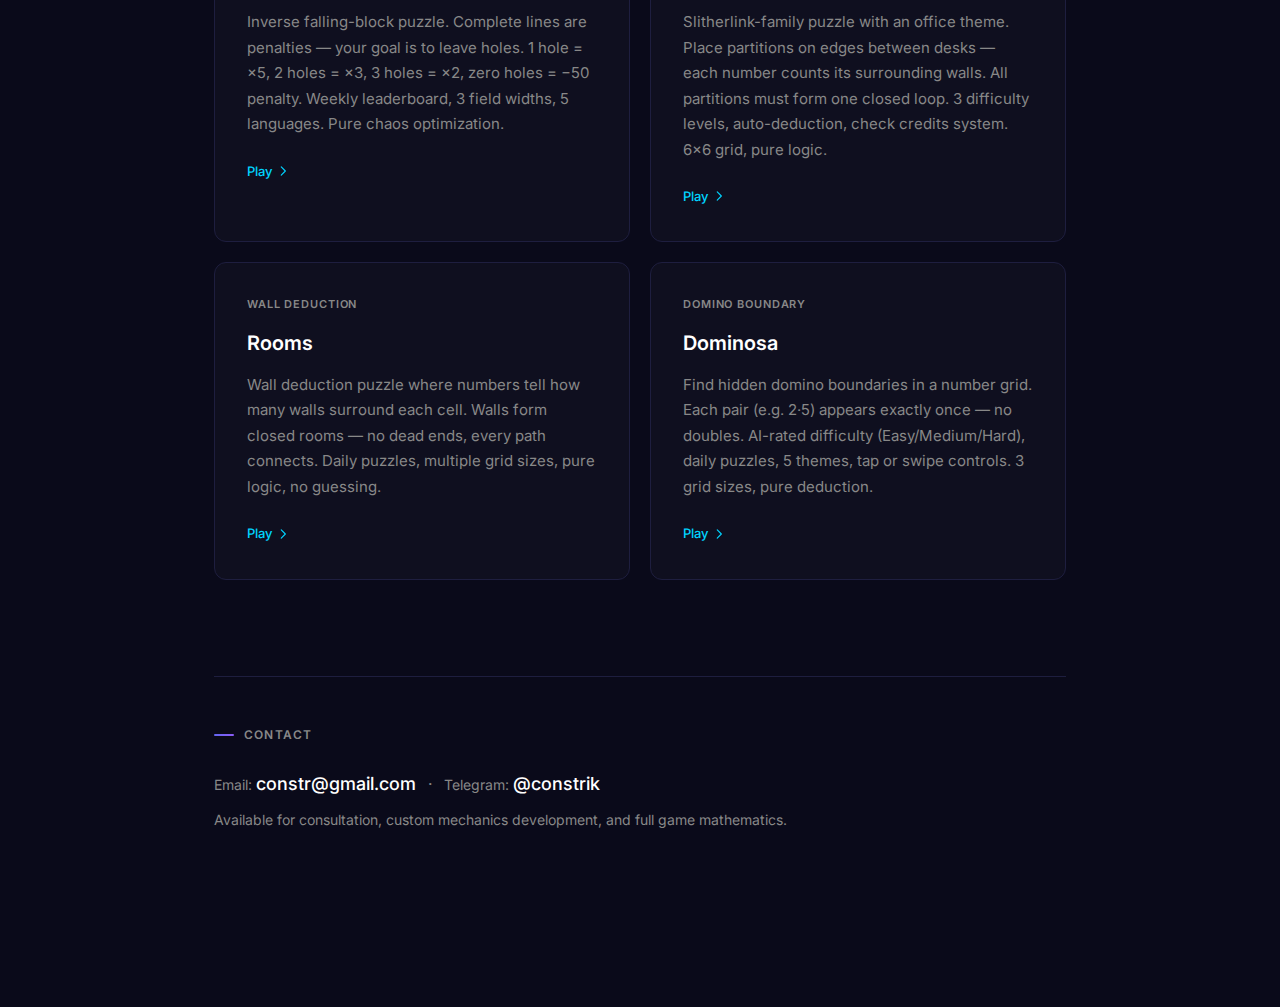
<file: projects.html>
<!DOCTYPE html>
<html lang="en">
<head>
  <meta charset="UTF-8">
  <title>Projects — Uncloned Math</title>
  <meta name="viewport" content="width=device-width, initial-scale=1">
  <meta name="description" content="Original slot mechanics, provably fair games, and logic puzzles. 50+ production titles.">
  
  <link rel="preconnect" href="https://fonts.googleapis.com">
  <link rel="preconnect" href="https://fonts.gstatic.com" crossorigin>
  <link href="https://fonts.googleapis.com/css2?family=Inter:wght@400;500;600&display=swap" rel="stylesheet">
  <link rel="stylesheet" href="style.css">
  
  <script async src="https://www.googletagmanager.com/gtag/js?id=G-TRP1QX4878"></script>
  <script>window.dataLayer=window.dataLayer||[];function gtag(){dataLayer.push(arguments)}gtag('js',new Date());gtag('config','G-TRP1QX4878');</script>
</head>
<body>

<div class="container">

  <a href="index.html" class="brand">
    <svg xmlns="http://www.w3.org/2000/svg" viewBox="0 0 400 200" style="max-width: 240px; height: auto;">
      <defs>
        <linearGradient id="bgGrad" x1="0%" y1="0%" x2="100%" y2="100%">
          <stop offset="0%" style="stop-color:#0a0a1a"/>
          <stop offset="100%" style="stop-color:#1a1a2e"/>
        </linearGradient>
        <linearGradient id="gold" x1="0%" y1="0%" x2="100%" y2="100%">
          <stop offset="0%" style="stop-color:#f1c40f"/>
          <stop offset="100%" style="stop-color:#e67e22"/>
        </linearGradient>
        <linearGradient id="cyan" x1="0%" y1="0%" x2="100%" y2="0%">
          <stop offset="0%" style="stop-color:#00d4ff"/>
          <stop offset="100%" style="stop-color:#0099cc"/>
        </linearGradient>
        <filter id="glow">
          <feGaussianBlur stdDeviation="2" result="coloredBlur"/>
          <feMerge>
            <feMergeNode in="coloredBlur"/>
            <feMergeNode in="SourceGraphic"/>
          </feMerge>
        </filter>
      </defs>
      <rect width="400" height="200" fill="url(#bgGrad)" rx="12"/>
      <g transform="translate(65, 100)" filter="url(#glow)">
        <circle cx="0" cy="0" r="35" fill="none" stroke="url(#cyan)" stroke-width="2"/>
        <circle cx="0" cy="0" r="25" fill="none" stroke="url(#cyan)" stroke-width="1.5" stroke-dasharray="4 2"/>
        <circle cx="0" cy="0" r="15" fill="none" stroke="url(#cyan)" stroke-width="1"/>
        <text x="0" y="-2" font-family="Times New Roman, serif" font-size="28" font-weight="bold" 
              fill="url(#gold)" text-anchor="middle" dominant-baseline="central">σ</text>
      </g>
      <text x="240" y="85" font-family="Arial Black, sans-serif" font-size="32" font-weight="900" 
            fill="#ffffff" text-anchor="middle" letter-spacing="2">UNCLONED</text>
      <text x="240" y="125" font-family="Georgia, serif" font-size="28" font-style="italic"
            fill="url(#gold)" text-anchor="middle" letter-spacing="6">MATH</text>
      <text x="200" y="175" font-family="Arial, sans-serif" font-size="10" 
            fill="#666666" text-anchor="middle" letter-spacing="2">ORIGINAL GAME MATHEMATICS</text>
    </svg>
  </a>

  <section>
    <h2 class="section-title">Original Mechanics</h2>
    <div class="projects-grid">
      
      <div class="project-card">
        <h3 class="project-name">Chain Lightning</h3>
        <p class="project-desc">
          Electrical path propagation across the grid. Wins chain through connected symbols 
          following conductivity rules rather than fixed paylines.
        </p>
        <a href="https://chain-lightning.netlify.app/" class="project-link" target="_blank">
          Demo
          <svg xmlns="http://www.w3.org/2000/svg" fill="none" viewBox="0 0 24 24" stroke="currentColor" stroke-width="2">
            <path stroke-linecap="round" stroke-linejoin="round" d="M9 5l7 7-7 7"/>
          </svg>
        </a>
      </div>

      <div class="project-card">
        <h3 class="project-name">Stellar Storm</h3>
        <p class="project-desc">
          Rotate-cascade mechanics with gravitational interactions. Symbol clusters orbit 
          and collide, creating multi-stage win sequences.
        </p>
        <a href="https://stellar-storm.netlify.app/" class="project-link" target="_blank">
          Demo
          <svg xmlns="http://www.w3.org/2000/svg" fill="none" viewBox="0 0 24 24" stroke="currentColor" stroke-width="2">
            <path stroke-linecap="round" stroke-linejoin="round" d="M9 5l7 7-7 7"/>
          </svg>
        </a>
      </div>

      <div class="project-card">
        <h3 class="project-name">Prism Refraction</h3>
        <p class="project-desc">
          Light-splitting mechanics where wins propagate through color separation. 
          Single symbols refract into multiple scoring paths.
        </p>
        <a href="https://prism-refract.netlify.app/" class="project-link" target="_blank">
          Demo
          <svg xmlns="http://www.w3.org/2000/svg" fill="none" viewBox="0 0 24 24" stroke="currentColor" stroke-width="2">
            <path stroke-linecap="round" stroke-linejoin="round" d="M9 5l7 7-7 7"/>
          </svg>
        </a>
      </div>

      <div class="project-card">
        <h3 class="project-name">Samurai Welfare</h3>
        <p class="project-desc">
          Dual-layer topology: Katakana × Alchemy symbols create 100 combinations on 6×6 grid. 
          Duplicates eliminate orthogonally. Dynamic RTP correction presented as taxes and subsidies.
        </p>
        <a href="https://samurai-welfare.netlify.app/" class="project-link" target="_blank">
          Demo
          <svg xmlns="http://www.w3.org/2000/svg" fill="none" viewBox="0 0 24 24" stroke="currentColor" stroke-width="2">
            <path stroke-linecap="round" stroke-linejoin="round" d="M9 5l7 7-7 7"/>
          </svg>
        </a>
      </div>

    </div>
  </section>

  <section>
    <h2 class="section-title">Different Paradigm</h2>
    
    <div class="projects-grid">
      <div class="featured-card">
        <div class="featured-label">Structural mechanics</div>
        <h3 class="featured-name">Rising Towers</h3>
        <p class="featured-desc">
          Not a slot in the traditional sense. Vertical building mechanics where structural 
          integrity determines outcomes. Height vs. stability trade-offs create strategic depth 
          absent from conventional designs.
        </p>
        <a href="https://rising-towers.netlify.app/" class="project-link" target="_blank">
          View demo
          <svg xmlns="http://www.w3.org/2000/svg" fill="none" viewBox="0 0 24 24" stroke="currentColor" stroke-width="2">
            <path stroke-linecap="round" stroke-linejoin="round" d="M9 5l7 7-7 7"/>
          </svg>
        </a>
      </div>

      <div class="featured-card">
        <div class="featured-label">Pack dynamics</div>
        <h3 class="featured-name">Sheldon's Dream</h3>
        <p class="featured-desc">
          5-way weapon dominance on 6×6 grid. Adjacent symbols form packs, hunt weaker neighbors, 
          then cannibalize their own kind. Alpha wolf sweeps diagonally from edge. 
          Score = Remaining × MaxChain creates inverse optimization puzzle.
        </p>
        <a href="https://sheldons-dream.netlify.app/" class="project-link">
          View demo
          <svg xmlns="http://www.w3.org/2000/svg" fill="none" viewBox="0 0 24 24" stroke="currentColor" stroke-width="2">
            <path stroke-linecap="round" stroke-linejoin="round" d="M9 5l7 7-7 7"/>
          </svg>
        </a>
      </div>

      <div class="featured-card">
        <div class="featured-label">Cellular automaton</div>
        <h3 class="featured-name">Still Life</h3>
        <p class="featured-desc">
          Four species battle on a 7×7 grid following Conway-style rules. Bet on the winner 
          across 5-50 generations. Mutations break stagnation. Deterministic chaos — same 
          start always produces same result.
        </p>
        <a href="https://still-life-game.netlify.app/" class="project-link" target="_blank">
          View demo
          <svg xmlns="http://www.w3.org/2000/svg" fill="none" viewBox="0 0 24 24" stroke="currentColor" stroke-width="2">
            <path stroke-linecap="round" stroke-linejoin="round" d="M9 5l7 7-7 7"/>
          </svg>
        </a>
      </div>

      <div class="featured-card">
        <div class="featured-label">Ring topology</div>
        <h3 class="featured-name">Ring & Star</h3>
        <p class="featured-desc">
          Four concentric rings (16-12-8-4 positions) with L-shaped winning chains across quadrants. 
          Consecutive vs scattered wins, center multipliers up to 125×, and 4 volatility modes. 
          Topology-driven mechanics create novel win patterns.
        </p>
        <a href="https://ring-and-star.netlify.app/" class="project-link" target="_blank">
          View demo
          <svg xmlns="http://www.w3.org/2000/svg" fill="none" viewBox="0 0 24 24" stroke="currentColor" stroke-width="2">
            <path stroke-linecap="round" stroke-linejoin="round" d="M9 5l7 7-7 7"/>
          </svg>
        </a>
      </div>

      <div class="featured-card">
        <div class="featured-label">Battle elimination</div>
        <h3 class="featured-name">Kingdom Divide</h3>
        <p class="featured-desc">
          Chess pieces on 7×7 grid. Drunk-walk algorithm splits board each round — matching 
          symbols on opposite sides eliminate each other. 100% hit rate, line bonuses for 
          7-same or 6-of-7 aligned symbols. RTP 96.5%.
        </p>
        <a href="https://kingdom-divide.netlify.app/" class="project-link" target="_blank">
          View demo
          <svg xmlns="http://www.w3.org/2000/svg" fill="none" viewBox="0 0 24 24" stroke="currentColor" stroke-width="2">
            <path stroke-linecap="round" stroke-linejoin="round" d="M9 5l7 7-7 7"/>
          </svg>
        </a>
      </div>

      <div class="featured-card">
        <div class="featured-label">Snake battle betting</div>
        <h3 class="featured-name">Pit Vipers</h3>
        <p class="featured-desc">
          Four snakes battle on 32×32 grid. Bet on color — higher risk means higher payout. 
          Collisions trigger color conversion based on attack probability. Bombs, mutations, 
          and poison add chaos with multipliers up to 700×. RTP 96.18%.
        </p>
        <a href="https://pit-vipers.netlify.app/" class="project-link" target="_blank">
          View demo
          <svg xmlns="http://www.w3.org/2000/svg" fill="none" viewBox="0 0 24 24" stroke="currentColor" stroke-width="2">
            <path stroke-linecap="round" stroke-linejoin="round" d="M9 5l7 7-7 7"/>
          </svg>
        </a>
      </div>
    </div>
  </section>

  <section>
    <h2 class="section-title">Provably Fair</h2>
    
    <p class="section-text">
      Cryptographic verification for complete transparency. Server commits to outcomes before play, 
      player provides entropy, results are independently verifiable. No trust required — math proves fairness.
    </p>
    
    <div class="projects-grid">
      <div class="featured-card">
        <div class="featured-label">Physics arcade</div>
        <h3 class="featured-name">PADDLA</h3>
        <p class="featured-desc">
          Bumper-controlled ball physics on 9×9 field. Direct balls into goal zones, 
          trigger progressive multipliers, avoid timeouts. Golden and explosive balls 
          add variance. Full cryptographic verification with server commitment.
        </p>
        <a href="https://paddla.onrender.com" class="project-link" target="_blank">
          Play
          <svg xmlns="http://www.w3.org/2000/svg" fill="none" viewBox="0 0 24 24" stroke="currentColor" stroke-width="2">
            <path stroke-linecap="round" stroke-linejoin="round" d="M9 5l7 7-7 7"/>
          </svg>
        </a>
      </div>

      <div class="featured-card">
        <div class="featured-label">Ball physics</div>
        <h3 class="featured-name">Ball Rush</h3>
        <p class="featured-desc">
          Physics-driven ball mechanics with controlled chaos. Multiple balls interact 
          with obstacles and each other — deterministic math, emergent outcomes. 
          Server-verified results with cryptographic proof.
        </p>
        <a href="https://constrik.itch.io/ball-rush-league" class="project-link" target="_blank">
          Play
          <svg xmlns="http://www.w3.org/2000/svg" fill="none" viewBox="0 0 24 24" stroke="currentColor" stroke-width="2">
            <path stroke-linecap="round" stroke-linejoin="round" d="M9 5l7 7-7 7"/>
          </svg>
        </a>
      </div>
    </div>
  </section>

  <section>
    <h2 class="section-title">Puzzles</h2>
    
    <div class="projects-grid">
      <div class="featured-card">
        <div class="featured-label">Constraint deduction</div>
        <h3 class="featured-name">Neighbors</h3>
        <p class="featured-desc">
          Minesweeper-family logic puzzle. 3 colors, numbered clues — each number tells how many 
          orthogonal neighbors share its color. Daily puzzles in Standard (6×6) and Hard (8×8). 
          Pure constraint propagation, 90%+ solvable without guessing.
        </p>
        <a href="https://constrik.itch.io/neighbors" class="project-link">
          Play
          <svg xmlns="http://www.w3.org/2000/svg" fill="none" viewBox="0 0 24 24" stroke="currentColor" stroke-width="2">
            <path stroke-linecap="round" stroke-linejoin="round" d="M9 5l7 7-7 7"/>
          </svg>
        </a>
      </div>

      <div class="featured-card">
        <div class="featured-label">Cellular automaton puzzle</div>
        <h3 class="featured-name">Phase</h3>
        <p class="featured-desc">
          Every living cell dies. Every empty cell with exactly one living neighbor is born. 
          That's the entire rule — now reverse it. You see the result pattern, find the sources 
          that created it. 16 hand-crafted levels, pure logic, no hints.
        </p>
        <a href="https://phase-quiz.netlify.app/" class="project-link" target="_blank">
          Play
          <svg xmlns="http://www.w3.org/2000/svg" fill="none" viewBox="0 0 24 24" stroke="currentColor" stroke-width="2">
            <path stroke-linecap="round" stroke-linejoin="round" d="M9 5l7 7-7 7"/>
          </svg>
        </a>
      </div>

      <div class="featured-card">
        <div class="featured-label">Reverse stacking</div>
        <h3 class="featured-name">Hole Puncher</h3>
        <p class="featured-desc">
          Inverse falling-block puzzle. Complete lines are penalties — your goal is to leave holes. 
          1 hole = ×5, 2 holes = ×3, 3 holes = ×2, zero holes = −50 penalty. 
          Weekly leaderboard, 3 field widths, 5 languages. Pure chaos optimization.
        </p>
        <a href="https://constrik.itch.io/holepuncher" class="project-link" target="_blank">
          Play
          <svg xmlns="http://www.w3.org/2000/svg" fill="none" viewBox="0 0 24 24" stroke="currentColor" stroke-width="2">
            <path stroke-linecap="round" stroke-linejoin="round" d="M9 5l7 7-7 7"/>
          </svg>
        </a>
      </div>

      <div class="featured-card">
        <div class="featured-label">Partition logic</div>
        <h3 class="featured-name">Open Office</h3>
        <p class="featured-desc">
          Slitherlink-family puzzle with an office theme. Place partitions on edges between desks — 
          each number counts its surrounding walls. All partitions must form one closed loop. 
          3 difficulty levels, auto-deduction, check credits system. 6×6 grid, pure logic.
        </p>
        <a href="https://constrik.itch.io/open-office" class="project-link" target="_blank">
          Play
          <svg xmlns="http://www.w3.org/2000/svg" fill="none" viewBox="0 0 24 24" stroke="currentColor" stroke-width="2">
            <path stroke-linecap="round" stroke-linejoin="round" d="M9 5l7 7-7 7"/>
          </svg>
        </a>
      </div>

      <div class="featured-card">
        <div class="featured-label">Wall deduction</div>
        <h3 class="featured-name">Rooms</h3>
        <p class="featured-desc">
          Wall deduction puzzle where numbers tell how many walls surround each cell. 
          Walls form closed rooms — no dead ends, every path connects. 
          Daily puzzles, multiple grid sizes, pure logic, no guessing.
        </p>
        <a href="https://constrik.itch.io/rooms" class="project-link" target="_blank">
          Play
          <svg xmlns="http://www.w3.org/2000/svg" fill="none" viewBox="0 0 24 24" stroke="currentColor" stroke-width="2">
            <path stroke-linecap="round" stroke-linejoin="round" d="M9 5l7 7-7 7"/>
          </svg>
        </a>
      </div>

      <div class="featured-card">
        <div class="featured-label">Domino boundary</div>
        <h3 class="featured-name">Dominosa</h3>
        <p class="featured-desc">
          Find hidden domino boundaries in a number grid. Each pair (e.g. 2·5) appears exactly once — 
          no doubles. AI-rated difficulty (Easy/Medium/Hard), daily puzzles, 5 themes, 
          tap or swipe controls. 3 grid sizes, pure deduction.
        </p>
        <a href="https://constarik.github.io/Dominosa/" class="project-link" target="_blank">
          Play
          <svg xmlns="http://www.w3.org/2000/svg" fill="none" viewBox="0 0 24 24" stroke="currentColor" stroke-width="2">
            <path stroke-linecap="round" stroke-linejoin="round" d="M9 5l7 7-7 7"/>
          </svg>
        </a>
      </div>
    </div>
  </section>

  <section>
    <h2 class="section-title">Contact</h2>
    <span class="contact-label">Email:</span> <a href="mailto:constr@gmail.com" class="contact-email">constr@gmail.com</a>
    <span class="contact-separator"> · </span>
    <span class="contact-label">Telegram:</span> <a href="https://t.me/constrik" class="contact-email">@constrik</a>
    <p class="contact-note">Available for consultation, custom mechanics development, and full game mathematics.</p>
  </section>

</div>

<a class="floating" href="preamble.html">← Preamble</a>

</body>
</html>
</file>
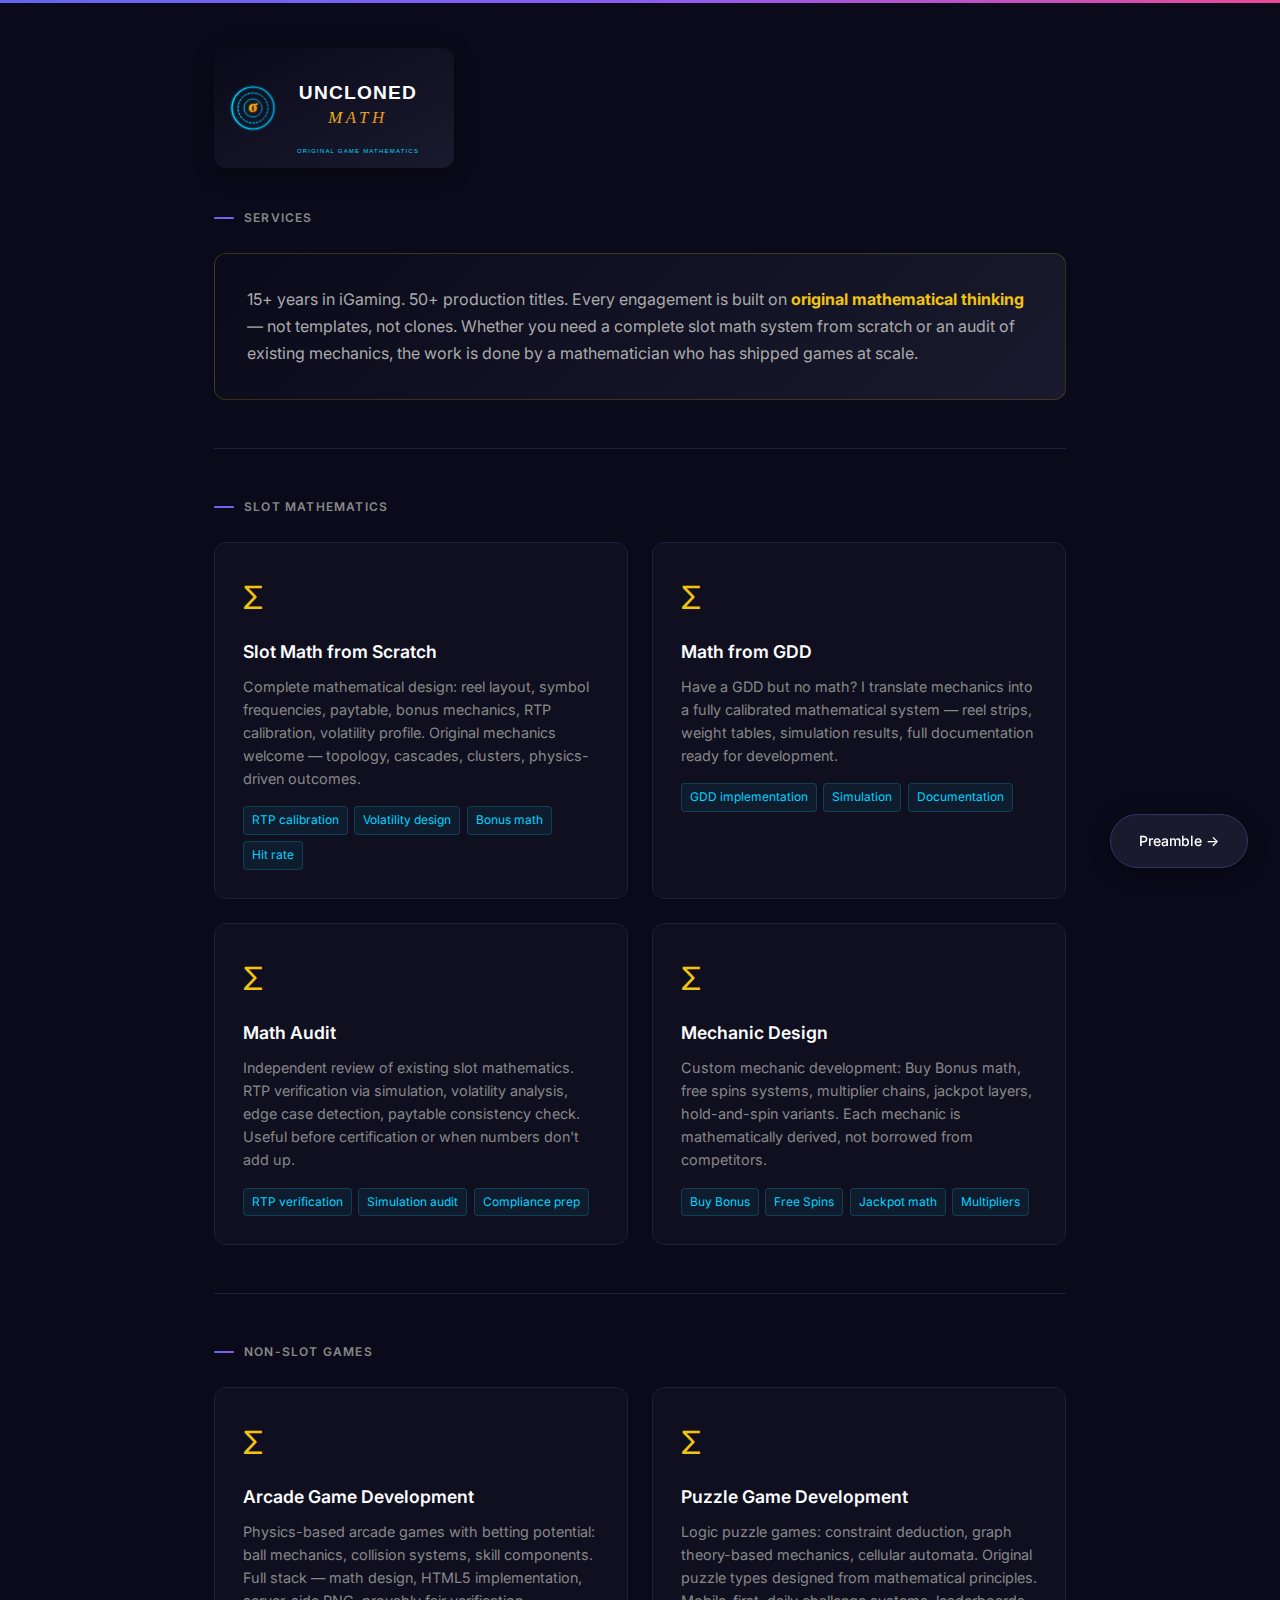
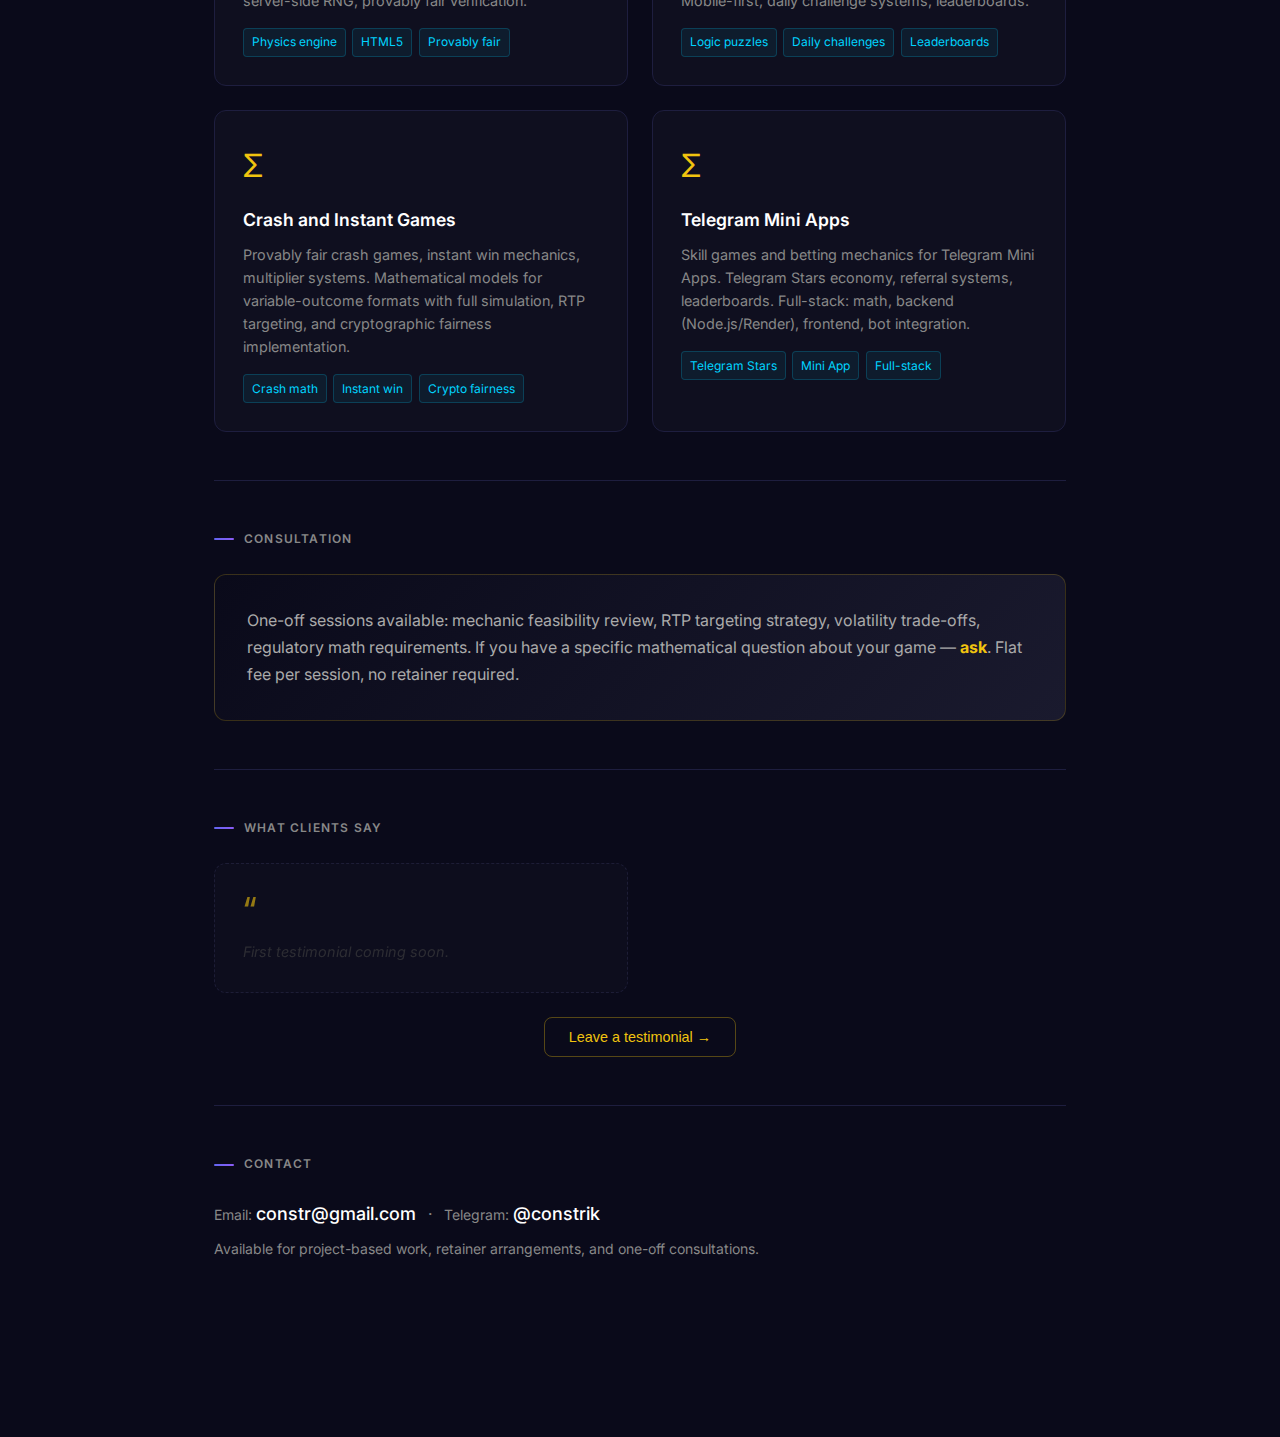
<file: services.html>
﻿<!DOCTYPE html>
<html lang="en">
<head>
  <meta charset="UTF-8">
  <title>Services — Uncloned Math</title>
  <meta name="viewport" content="width=device-width, initial-scale=1">
  <meta name="description" content="Game mathematics services: slot math design, arcade and puzzle development, GDD implementation, math audit. 15+ years, 50+ production titles.">
  <link rel="preconnect" href="https://fonts.googleapis.com">
  <link rel="preconnect" href="https://fonts.gstatic.com" crossorigin>
  <link href="https://fonts.googleapis.com/css2?family=Inter:wght@400;500;600&display=swap" rel="stylesheet">
  <link rel="stylesheet" href="style.css">
  <script async src="https://www.googletagmanager.com/gtag/js?id=G-TRP1QX4878"></script>
  <script>window.dataLayer=window.dataLayer||[];function gtag(){dataLayer.push(arguments)}gtag('js',new Date());gtag('config','G-TRP1QX4878');</script>
  <style>
    .services-grid{display:grid;grid-template-columns:repeat(auto-fill,minmax(280px,1fr));gap:1.5rem;margin-top:1.5rem}
    .service-card{background:#0f0f1f;border:1px solid #1e1e3f;border-radius:12px;padding:1.75rem;transition:border-color .2s,transform .2s}
    .service-card:hover{border-color:#00d4ff44;transform:translateY(-2px)}
    .service-icon{font-size:2rem;margin-bottom:.75rem;color:#f1c40f}
    .service-name{font-size:1.1rem;font-weight:600;color:#fff;margin-bottom:.5rem}
    .service-desc{font-size:.9rem;color:#888;line-height:1.6}
    .service-tags{display:flex;flex-wrap:wrap;gap:.4rem;margin-top:1rem}
    .service-tag{font-size:.75rem;color:#00d4ff;background:#00d4ff11;border:1px solid #00d4ff33;border-radius:4px;padding:.2rem .5rem}
    .highlight-box{background:linear-gradient(135deg,#0a0a1a,#1a1a2e);border:1px solid #f1c40f33;border-radius:12px;padding:2rem;margin-top:1.5rem}
    .highlight-box p{color:#aaa;line-height:1.7;margin:0}
    .highlight-box strong{color:#f1c40f}
    .testimonials-grid{display:grid;grid-template-columns:repeat(auto-fill,minmax(300px,1fr));gap:1.5rem;margin-top:1.5rem}
    .testimonial-card{background:#0f0f1f;border:1px solid #1e1e3f;border-radius:12px;padding:1.75rem;position:relative}
    .testimonial-card.placeholder{border-style:dashed;border-color:#2a2a4a;opacity:.6}
    .testimonial-quote{font-size:2.5rem;color:#f1c40f;line-height:1;margin-bottom:.5rem}
    .testimonial-text{color:#aaa;line-height:1.7;font-style:italic;font-size:.95rem}
    .testimonial-author{margin-top:1rem;color:#fff;font-weight:600;font-size:.9rem}
    .testimonial-role{color:#00d4ff;font-size:.8rem;margin-top:.2rem}
    .testimonial-placeholder-text{color:#444;font-size:.9rem;font-style:italic}
    .testimonial-cta{margin-top:1.5rem;text-align:center}
    .testimonial-btn{display:inline-block;padding:.7rem 1.5rem;background:transparent;border:1px solid #f1c40f55;color:#f1c40f;border-radius:8px;text-decoration:none;font-size:.9rem;transition:border-color .2s,background .2s;cursor:pointer}
    .testimonial-btn:hover{border-color:#f1c40f;background:#f1c40f11}
    .testimonial-form-overlay{display:none;position:fixed;top:0;left:0;width:100%;height:100%;background:rgba(0,0,0,.6);z-index:1000;align-items:center;justify-content:center}
    .testimonial-form-overlay.active{display:flex}
    .testimonial-form-box{background:#0f0f1f;border:1px solid #2a2a4a;border-radius:12px;padding:2rem;width:90%;max-width:500px;position:relative}
    .testimonial-form-box h3{color:#fff;margin-bottom:1.25rem;font-size:1.1rem}
    .testimonial-form-box label{display:block;color:#888;font-size:.85rem;margin-bottom:.3rem;margin-top:.9rem}
    .testimonial-form-box textarea,.testimonial-form-box input{width:100%;background:#080812;border:1px solid #2a2a4a;border-radius:6px;color:#fff;font-size:.9rem;padding:.6rem .8rem;font-family:inherit;resize:vertical}
    .testimonial-form-box textarea{min-height:100px}
    .testimonial-form-box textarea:focus,.testimonial-form-box input:focus{outline:none;border-color:#f1c40f55}
    .testimonial-form-actions{display:flex;gap:.75rem;margin-top:1.25rem;justify-content:flex-end}
    .btn-send{padding:.6rem 1.4rem;background:#f1c40f;color:#000;border:none;border-radius:6px;font-weight:600;cursor:pointer;font-size:.9rem}
    .btn-send:hover{background:#e6b800}
    .btn-cancel{padding:.6rem 1.2rem;background:transparent;color:#888;border:1px solid #2a2a4a;border-radius:6px;cursor:pointer;font-size:.9rem}
    .btn-cancel:hover{color:#fff;border-color:#444}
    .form-close{position:absolute;top:.75rem;right:1rem;color:#555;font-size:1.2rem;cursor:pointer;background:none;border:none;line-height:1}
    .form-close:hover{color:#fff}
    .form-success{display:none;color:#00d4ff;text-align:center;padding:1rem 0;font-size:.95rem}
  </style>
</head>
<body>
<div class="container">
  <a href="index.html" class="brand">
    <svg xmlns="http://www.w3.org/2000/svg" viewBox="0 0 400 200" style="max-width:240px;height:auto;">
      <defs>
        <linearGradient id="bgGrad" x1="0%" y1="0%" x2="100%" y2="100%"><stop offset="0%" style="stop-color:#0a0a1a"/><stop offset="100%" style="stop-color:#1a1a2e"/></linearGradient>
        <linearGradient id="gold" x1="0%" y1="0%" x2="100%" y2="100%"><stop offset="0%" style="stop-color:#f1c40f"/><stop offset="100%" style="stop-color:#e67e22"/></linearGradient>
        <linearGradient id="cyan" x1="0%" y1="0%" x2="100%" y2="0%"><stop offset="0%" style="stop-color:#00d4ff"/><stop offset="100%" style="stop-color:#0099cc"/></linearGradient>
        <filter id="glow"><feGaussianBlur stdDeviation="2" result="coloredBlur"/><feMerge><feMergeNode in="coloredBlur"/><feMergeNode in="SourceGraphic"/></feMerge></filter>
      </defs>
      <rect width="400" height="200" fill="url(#bgGrad)" rx="12"/>
      <g transform="translate(65,100)" filter="url(#glow)">
        <circle cx="0" cy="0" r="35" fill="none" stroke="url(#cyan)" stroke-width="2"/>
        <circle cx="0" cy="0" r="25" fill="none" stroke="url(#cyan)" stroke-width="1.5" stroke-dasharray="4 2"/>
        <circle cx="0" cy="0" r="15" fill="none" stroke="url(#cyan)" stroke-width="1"/>
        <text x="0" y="-2" font-family="Times New Roman,serif" font-size="28" font-weight="bold" fill="url(#gold)" text-anchor="middle" dominant-baseline="central">&#963;</text>
      </g>
      <text x="240" y="85" font-family="Arial Black,sans-serif" font-size="32" font-weight="900" fill="#fff" text-anchor="middle" letter-spacing="2">UNCLONED</text>
      <text x="240" y="125" font-family="Georgia,serif" font-size="28" font-style="italic" fill="url(#gold)" text-anchor="middle" letter-spacing="6">MATH</text>
      <text x="240" y="175" font-family="Arial,sans-serif" font-size="10" fill="#00d4ff" text-anchor="middle" letter-spacing="2">ORIGINAL GAME MATHEMATICS</text>
    </svg>
  </a>

  <section>
    <h2 class="section-title">Services</h2>
    <div class="highlight-box">
      <p>15+ years in iGaming. 50+ production titles. Every engagement is built on <strong>original mathematical thinking</strong> — not templates, not clones. Whether you need a complete slot math system from scratch or an audit of existing mechanics, the work is done by a mathematician who has shipped games at scale.</p>
    </div>
  </section>

  <section>
    <h2 class="section-title">Slot Mathematics</h2>
    <div class="services-grid">
      <div class="service-card">
        <div class="service-icon">&#931;</div>
        <div class="service-name">Slot Math from Scratch</div>
        <p class="service-desc">Complete mathematical design: reel layout, symbol frequencies, paytable, bonus mechanics, RTP calibration, volatility profile. Original mechanics welcome — topology, cascades, clusters, physics-driven outcomes.</p>
        <div class="service-tags"><span class="service-tag">RTP calibration</span><span class="service-tag">Volatility design</span><span class="service-tag">Bonus math</span><span class="service-tag">Hit rate</span></div>
      </div>
      <div class="service-card">
        <div class="service-icon">&#931;</div>
        <div class="service-name">Math from GDD</div>
        <p class="service-desc">Have a GDD but no math? I translate mechanics into a fully calibrated mathematical system — reel strips, weight tables, simulation results, full documentation ready for development.</p>
        <div class="service-tags"><span class="service-tag">GDD implementation</span><span class="service-tag">Simulation</span><span class="service-tag">Documentation</span></div>
      </div>
      <div class="service-card">
        <div class="service-icon">&#931;</div>
        <div class="service-name">Math Audit</div>
        <p class="service-desc">Independent review of existing slot mathematics. RTP verification via simulation, volatility analysis, edge case detection, paytable consistency check. Useful before certification or when numbers don't add up.</p>
        <div class="service-tags"><span class="service-tag">RTP verification</span><span class="service-tag">Simulation audit</span><span class="service-tag">Compliance prep</span></div>
      </div>
      <div class="service-card">
        <div class="service-icon">&#931;</div>
        <div class="service-name">Mechanic Design</div>
        <p class="service-desc">Custom mechanic development: Buy Bonus math, free spins systems, multiplier chains, jackpot layers, hold-and-spin variants. Each mechanic is mathematically derived, not borrowed from competitors.</p>
        <div class="service-tags"><span class="service-tag">Buy Bonus</span><span class="service-tag">Free Spins</span><span class="service-tag">Jackpot math</span><span class="service-tag">Multipliers</span></div>
      </div>
    </div>
  </section>

  <section>
    <h2 class="section-title">Non-Slot Games</h2>
    <div class="services-grid">
      <div class="service-card">
        <div class="service-icon">&#931;</div>
        <div class="service-name">Arcade Game Development</div>
        <p class="service-desc">Physics-based arcade games with betting potential: ball mechanics, collision systems, skill components. Full stack — math design, HTML5 implementation, server-side RNG, provably fair verification.</p>
        <div class="service-tags"><span class="service-tag">Physics engine</span><span class="service-tag">HTML5</span><span class="service-tag">Provably fair</span></div>
      </div>
      <div class="service-card">
        <div class="service-icon">&#931;</div>
        <div class="service-name">Puzzle Game Development</div>
        <p class="service-desc">Logic puzzle games: constraint deduction, graph theory-based mechanics, cellular automata. Original puzzle types designed from mathematical principles. Mobile-first, daily challenge systems, leaderboards.</p>
        <div class="service-tags"><span class="service-tag">Logic puzzles</span><span class="service-tag">Daily challenges</span><span class="service-tag">Leaderboards</span></div>
      </div>
      <div class="service-card">
        <div class="service-icon">&#931;</div>
        <div class="service-name">Crash and Instant Games</div>
        <p class="service-desc">Provably fair crash games, instant win mechanics, multiplier systems. Mathematical models for variable-outcome formats with full simulation, RTP targeting, and cryptographic fairness implementation.</p>
        <div class="service-tags"><span class="service-tag">Crash math</span><span class="service-tag">Instant win</span><span class="service-tag">Crypto fairness</span></div>
      </div>
      <div class="service-card">
        <div class="service-icon">&#931;</div>
        <div class="service-name">Telegram Mini Apps</div>
        <p class="service-desc">Skill games and betting mechanics for Telegram Mini Apps. Telegram Stars economy, referral systems, leaderboards. Full-stack: math, backend (Node.js/Render), frontend, bot integration.</p>
        <div class="service-tags"><span class="service-tag">Telegram Stars</span><span class="service-tag">Mini App</span><span class="service-tag">Full-stack</span></div>
      </div>
    </div>
  </section>

  <section>
    <h2 class="section-title">Consultation</h2>
    <div class="highlight-box">
      <p>One-off sessions available: mechanic feasibility review, RTP targeting strategy, volatility trade-offs, regulatory math requirements. If you have a specific mathematical question about your game — <strong>ask</strong>. Flat fee per session, no retainer required.</p>
    </div>
  </section>

  <section>
    <h2 class="section-title">What Clients Say</h2>
    <div class="testimonials-grid">
      <div class="testimonial-card placeholder">
        <div class="testimonial-quote">&ldquo;</div>
        <div class="testimonial-placeholder-text">First testimonial coming soon.</div>
      </div>
    </div>
    <div class="testimonial-cta">
      <button class="testimonial-btn" onclick="document.getElementById('testimonialOverlay').classList.add('active')">Leave a testimonial &#8594;</button>
    </div>
  </section>

  <!-- Testimonial form overlay -->
  <div class="testimonial-form-overlay" id="testimonialOverlay">
    <div class="testimonial-form-box">
      <button class="form-close" onclick="document.getElementById('testimonialOverlay').classList.remove('active')">&times;</button>
      <h3>Leave a testimonial</h3>
      <div class="form-success" id="formSuccess">Thank you! Your testimonial has been received.</div>
      <form id="testimonialForm" action="https://formsubmit.co/constr@gmail.com" method="POST">
        <input type="hidden" name="_subject" value="New testimonial for Uncloned Math">
        <input type="hidden" name="_captcha" value="false">
        <input type="hidden" name="_template" value="table">
        <label>Your testimonial</label>
        <textarea name="message" placeholder="Share your experience working with Uncloned Math..." required></textarea>
        <label>Name</label>
        <input type="text" name="name" placeholder="Your name" required>
        <label>Role / Company</label>
        <input type="text" name="role" placeholder="e.g. CEO at GameStudio">
        <div class="testimonial-form-actions">
          <button type="button" class="btn-cancel" onclick="document.getElementById('testimonialOverlay').classList.remove('active')">Cancel</button>
          <button type="submit" class="btn-send">Send &#8594;</button>
        </div>
      </form>
    </div>
  </div>

  <script>
    document.getElementById('testimonialForm').addEventListener('submit', async function(e) {
      e.preventDefault();
      const form = e.target;
      const data = new FormData(form);
      const res = await fetch(form.action, {method:'POST', body:data, headers:{Accept:'application/json'}});
      if(res.ok) {
        form.style.display = 'none';
        document.getElementById('formSuccess').style.display = 'block';
        setTimeout(() => {
          document.getElementById('testimonialOverlay').classList.remove('active');
          form.style.display = 'block';
          form.reset();
          document.getElementById('formSuccess').style.display = 'none';
        }, 3000);
      }
    });
  </script>

  <section>
    <h2 class="section-title">Contact</h2>
    <span class="contact-label">Email:</span>
    <a href="mailto:constr@gmail.com" class="contact-email">constr@gmail.com</a>
    <span class="contact-separator"> · </span>
    <span class="contact-label">Telegram:</span>
    <a href="https://t.me/constrik" class="contact-email">@constrik</a>
    <p class="contact-note">Available for project-based work, retainer arrangements, and one-off consultations.</p>
  </section>
</div>
<a class="floating" href="preamble.html">Preamble &#8594;</a>
</body>
</html>
</file>
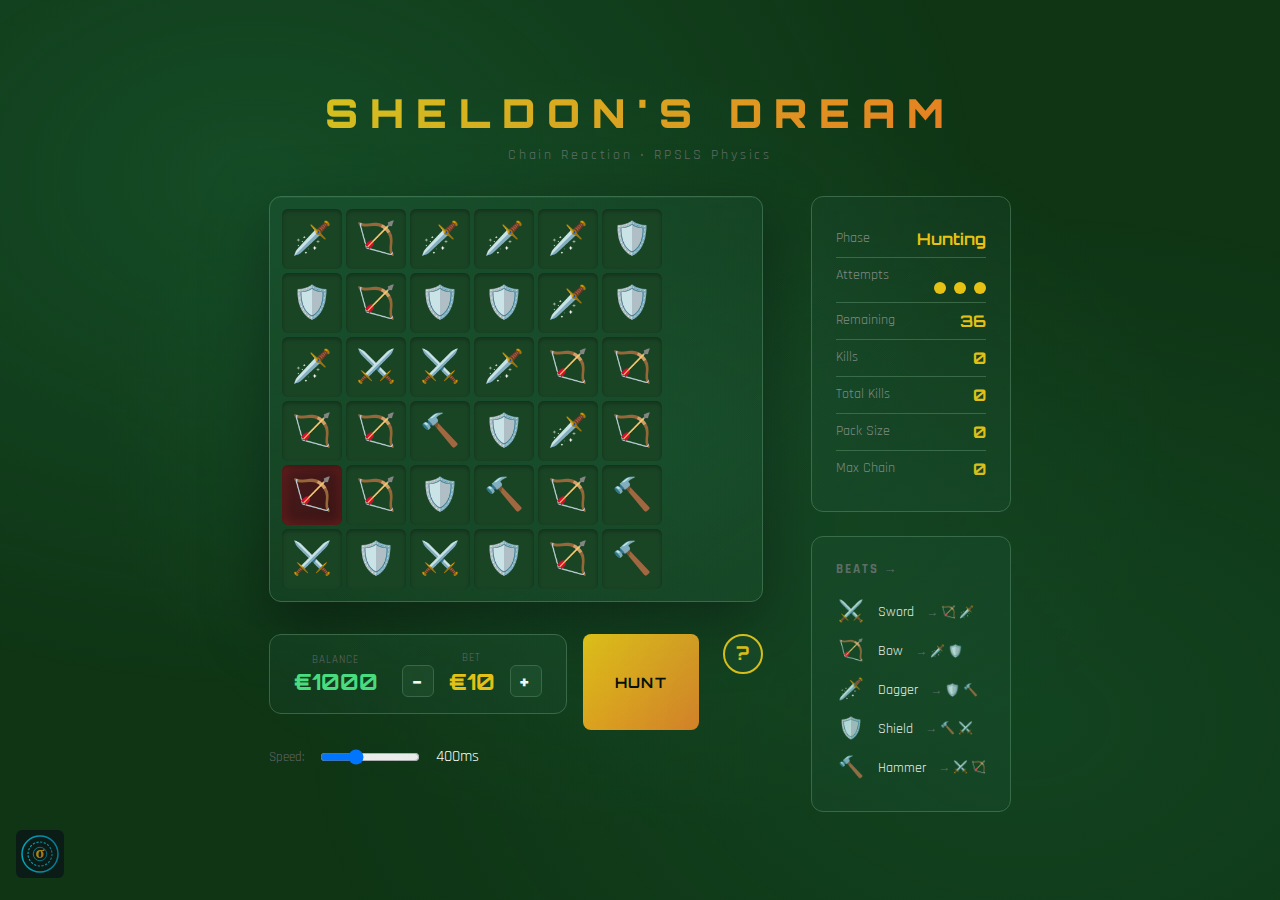
<file: sheldons-dream-game.html>
<!DOCTYPE html>
<html lang="en">
<head>
  <meta charset="UTF-8">
  <meta name="viewport" content="width=device-width, initial-scale=1.0">
  <title>Sheldon's Dream</title>
  <style>
    @import url('https://fonts.googleapis.com/css2?family=Orbitron:wght@400;700;900&family=Rajdhani:wght@300;500;700&display=swap');
    
    * {
      margin: 0;
      padding: 0;
      box-sizing: border-box;
    }
    
    :root {
      --bg: #0f3515;
      --grid-bg: #123a1c;
      --cell-bg: #1a4525;
      --border: #3a6545;
      --rock: #8b7355;
      --paper: #e8e8e8;
      --scissors: #c0392b;
      --lizard: #27ae60;
      --spock: #3498db;
      --glow: rgba(255, 255, 255, 0.1);
      --active: #f1c40f;
    }
    
    body {
      font-family: 'Rajdhani', sans-serif;
      background: var(--bg);
      min-height: 100vh;
      display: flex;
      flex-direction: column;
      align-items: center;
      justify-content: center;
      color: #fff;
      overflow: hidden;
      transition: background 0.5s ease;
    }
    
    body::before {
      content: '';
      position: fixed;
      top: 0;
      left: 0;
      right: 0;
      bottom: 0;
      background: 
        radial-gradient(ellipse at 20% 20%, rgba(50, 180, 120, 0.18) 0%, transparent 50%),
        radial-gradient(ellipse at 80% 80%, rgba(40, 150, 100, 0.15) 0%, transparent 50%),
        radial-gradient(ellipse at 50% 50%, rgba(60, 160, 110, 0.12) 0%, transparent 60%);
      pointer-events: none;
      transition: background 0.5s ease;
    }
    
    body.phase-cannibalism {
      background: #200a15;
    }
    
    body.phase-cannibalism::before {
      background: 
        radial-gradient(ellipse at 30% 30%, rgba(255, 40, 80, 0.3) 0%, transparent 50%),
        radial-gradient(ellipse at 70% 70%, rgba(200, 30, 200, 0.25) 0%, transparent 50%),
        radial-gradient(ellipse at 50% 50%, rgba(220, 20, 100, 0.2) 0%, transparent 70%);
    }
    
    body.phase-cannibalism .grid-wrapper {
      border-color: rgba(255, 50, 100, 0.3);
      box-shadow: 
        0 20px 60px rgba(150, 0, 50, 0.4),
        inset 0 1px 0 rgba(255, 100, 150, 0.1);
    }
    
    h1 {
      font-family: 'Orbitron', sans-serif;
      font-size: 2.5rem;
      font-weight: 900;
      letter-spacing: 0.3em;
      margin-bottom: 0.5rem;
      text-transform: uppercase;
      background: linear-gradient(135deg, #f1c40f, #e67e22);
      -webkit-background-clip: text;
      -webkit-text-fill-color: transparent;
      background-clip: text;
    }
    
    .subtitle {
      font-size: 0.9rem;
      color: #666;
      letter-spacing: 0.2em;
      margin-bottom: 2rem;
    }
    
    .game-container {
      display: flex;
      gap: 3rem;
      align-items: flex-start;
    }
    
    .grid-wrapper {
      background: var(--grid-bg);
      padding: 12px;
      border-radius: 12px;
      border: 1px solid var(--border);
      box-shadow: 
        0 20px 60px rgba(0, 0, 0, 0.5),
        inset 0 1px 0 rgba(255, 255, 255, 0.05);
    }
    
    .grid {
      display: grid;
      grid-template-columns: repeat(6, 60px);
      grid-template-rows: repeat(6, 60px);
      gap: 4px;
    }
    
    .cell {
      width: 60px;
      height: 60px;
      background: var(--cell-bg);
      border-radius: 6px;
      display: flex;
      align-items: center;
      justify-content: center;
      font-size: 2rem;
      transition: all 0.2s ease;
      position: relative;
      cursor: default;
    }
    
    .cell::after {
      content: '';
      position: absolute;
      inset: 0;
      border-radius: 6px;
      box-shadow: inset 0 2px 4px rgba(0, 0, 0, 0.3);
      pointer-events: none;
    }
    
    .cell.empty {
      background: #0a2510;
    }
    
    .cell.active {
      animation: pulse 0.5s ease infinite alternate;
      box-shadow: 0 0 20px var(--active), inset 0 0 10px rgba(241, 196, 15, 0.3);
      z-index: 10;
    }
    
    .cell.hunting {
      animation: hunt 0.3s ease;
    }
    
    .cell.eaten {
      animation: eaten 0.3s ease forwards;
    }
    
    .cell.merging {
      animation: merge 0.7s ease;
      z-index: 20;
    }
    
    .cell.dissolve {
      animation: dissolve 0.7s ease forwards;
    }
    
    @keyframes merge {
      0% { transform: scale(1); filter: brightness(1); }
      30% { transform: scale(1.3); filter: brightness(2); }
      60% { transform: scale(1.4); filter: brightness(2.5) blur(1px); }
      100% { transform: scale(1.1); filter: brightness(1.3); }
    }
    
    @keyframes dissolve {
      0% { transform: scale(1.1); opacity: 1; filter: blur(0) brightness(1.5); }
      30% { transform: scale(1.2); opacity: 0.8; filter: blur(2px); }
      100% { transform: scale(0); opacity: 0; filter: blur(10px); }
    }
    
    .flying-hunter {
      display: flex;
      align-items: center;
      justify-content: center;
      font-size: 2rem;
      background: var(--cell-bg);
      border-radius: 6px;
      box-shadow: 0 0 30px var(--active);
    }
    
    .flying-hunter.merging {
      animation: merge 0.7s ease;
    }
    
    .flying-hunter.dissolve {
      animation: dissolve 0.7s ease forwards;
    }
    
    .blend-container {
      position: relative;
      width: 100%;
      height: 100%;
      display: flex;
      align-items: center;
      justify-content: center;
    }
    
    .blend-victim, .blend-hunter {
      position: absolute;
      font-size: 2rem;
      transition: all 0.5s ease;
    }
    
    .blend-victim {
      z-index: 1;
    }
    
    .blend-hunter {
      z-index: 2;
      filter: drop-shadow(0 0 10px var(--active));
    }
    
    .cell.blending {
      animation: blendPulse 0.8s ease;
      box-shadow: 0 0 30px var(--active), 0 0 60px rgba(241, 196, 15, 0.3);
    }
    
    @keyframes blendPulse {
      0% { transform: scale(1); filter: brightness(1); }
      25% { transform: scale(1.2); filter: brightness(1.5); }
      50% { transform: scale(1.3); filter: brightness(2); }
      75% { transform: scale(1.2); filter: brightness(1.5); }
      100% { transform: scale(1.1); filter: brightness(1.2); }
    }
    
    .blend-victim.fade-out {
      animation: victimFade 0.5s ease forwards;
    }
    
    @keyframes victimFade {
      0% { opacity: 1; transform: scale(1); filter: blur(0); }
      100% { opacity: 0; transform: scale(0.5); filter: blur(8px); }
    }
    
    .cell.pack {
      box-shadow: 0 0 15px var(--active);
    }
    
    .cell.poison:not(.empty) {
      background: linear-gradient(135deg, #4a1a1a, #3a1515);
      box-shadow: inset 0 0 12px rgba(200, 50, 50, 0.4);
    }
    
    .cell.alpha {
      box-shadow: 0 0 20px #9b59b6, inset 0 0 15px rgba(155, 89, 182, 0.4);
      animation: alphaPulse 0.3s ease infinite alternate;
    }
    
    .cell.alpha-trail {
      background: rgba(155, 89, 182, 0.3) !important;
      box-shadow: 0 0 10px #9b59b6;
    }
    
    .flying-alpha {
      display: flex;
      align-items: center;
      justify-content: center;
      font-size: 2rem;
      background: rgba(155, 89, 182, 0.8);
      border-radius: 6px;
      box-shadow: 0 0 40px #9b59b6, 0 0 80px rgba(155, 89, 182, 0.5);
    }
    
    .cell.alpha-blend {
      box-shadow: 0 0 30px #9b59b6, 0 0 60px rgba(155, 89, 182, 0.4) !important;
    }
    
    body.alpha-flash {
      animation: alphaScreenFlash 0.5s ease;
    }
    
    body.alpha-flash::after {
      content: '💀 ALPHA';
      position: fixed;
      top: 50%;
      left: 50%;
      transform: translate(-50%, -50%);
      font-family: 'Orbitron', sans-serif;
      font-size: 4rem;
      font-weight: 900;
      color: #9b59b6;
      text-shadow: 0 0 30px #9b59b6, 0 0 60px #9b59b6;
      z-index: 1000;
      animation: alphaTextPulse 0.5s ease;
    }
    
    @keyframes alphaScreenFlash {
      0% { background: var(--bg); }
      50% { background: rgba(155, 89, 182, 0.3); }
      100% { background: var(--bg); }
    }
    
    @keyframes alphaTextPulse {
      0% { transform: translate(-50%, -50%) scale(0.5); opacity: 0; }
      50% { transform: translate(-50%, -50%) scale(1.2); opacity: 1; }
      100% { transform: translate(-50%, -50%) scale(1); opacity: 0; }
    }
    
    @keyframes alphaPulse {
      from { transform: scale(1); }
      to { transform: scale(1.1); }
    }
    
    .log-entry.alpha {
      color: #9b59b6;
    }
    
    @keyframes pulse {
      from { transform: scale(1); }
      to { transform: scale(1.08); }
    }
    
    @keyframes hunt {
      0% { transform: scale(1); }
      50% { transform: scale(1.2); }
      100% { transform: scale(1); }
    }
    
    @keyframes eaten {
      0% { transform: scale(1); opacity: 1; }
      100% { transform: scale(0); opacity: 0; }
    }
    
    .sidebar {
      display: flex;
      flex-direction: column;
      gap: 1.5rem;
    }
    
    .stats {
      background: var(--grid-bg);
      padding: 1.5rem;
      border-radius: 12px;
      border: 1px solid var(--border);
      min-width: 200px;
    }
    
    .stat-row {
      display: flex;
      justify-content: space-between;
      padding: 0.5rem 0;
      border-bottom: 1px solid var(--border);
    }
    
    .stat-row:last-child {
      border-bottom: none;
    }
    
    .stat-label {
      color: #888;
      font-size: 0.9rem;
    }
    
    .stat-value {
      font-family: 'Orbitron', sans-serif;
      font-weight: 700;
      color: var(--active);
    }
    
    .legend {
      background: var(--grid-bg);
      padding: 1.5rem;
      border-radius: 12px;
      border: 1px solid var(--border);
    }
    
    .legend h3 {
      font-size: 0.8rem;
      color: #666;
      letter-spacing: 0.15em;
      margin-bottom: 1rem;
    }
    
    .legend-item {
      display: flex;
      align-items: center;
      gap: 0.75rem;
      padding: 0.4rem 0;
      font-size: 0.85rem;
    }
    
    .legend-symbol {
      font-size: 1.3rem;
      width: 30px;
      text-align: center;
    }
    
    .legend-beats {
      color: #666;
      font-size: 0.75rem;
    }
    
    .controls {
      display: flex;
      gap: 1rem;
      margin-top: 2rem;
    }
    
    button {
      font-family: 'Orbitron', sans-serif;
      font-size: 0.9rem;
      font-weight: 700;
      letter-spacing: 0.1em;
      padding: 1rem 2rem;
      border: none;
      border-radius: 8px;
      cursor: pointer;
      transition: all 0.2s ease;
      text-transform: uppercase;
    }
    
    .btn-spin {
      background: linear-gradient(135deg, #f1c40f, #e67e22);
      color: #000;
    }
    
    .btn-spin:hover {
      transform: translateY(-2px);
      box-shadow: 0 10px 30px rgba(241, 196, 15, 0.3);
    }
    
    .btn-spin:disabled {
      opacity: 0.5;
      cursor: not-allowed;
      transform: none;
    }
    
    .btn-reset {
      background: var(--grid-bg);
      color: #888;
      border: 1px solid var(--border);
    }
    
    .btn-reset:hover {
      color: #fff;
      border-color: #444;
    }
    
    .btn-info {
      width: 40px;
      height: 40px;
      border-radius: 50%;
      background: var(--grid-bg);
      color: #f1c40f;
      border: 2px solid #f1c40f;
      font-size: 1.2rem;
      font-weight: bold;
      cursor: pointer;
      margin-left: 0.5rem;
      display: flex;
      align-items: center;
      justify-content: center;
      line-height: 1;
      padding: 0;
    }
    
    .btn-info:hover {
      background: #f1c40f;
      color: #000;
    }
    
    .info-popup {
      display: none;
      position: fixed;
      top: 0;
      left: 0;
      width: 100%;
      height: 100%;
      background: rgba(0,0,0,0.9);
      z-index: 1000;
      justify-content: center;
      align-items: center;
      overflow-y: auto;
    }
    
    .info-popup.show {
      display: flex;
    }
    
    .info-content {
      background: var(--grid-bg);
      border-radius: 16px;
      padding: 2rem;
      max-width: 500px;
      width: 90%;
      max-height: 90vh;
      overflow-y: auto;
      position: relative;
    }
    
    .info-content h2 {
      color: #f1c40f;
      margin-bottom: 1rem;
      text-align: center;
    }
    
    .info-content h3 {
      color: #4ade80;
      margin: 1.5rem 0 0.5rem;
      font-size: 1rem;
    }
    
    .info-content p {
      color: #ccc;
      line-height: 1.6;
      margin-bottom: 0.5rem;
    }
    
    .info-paytable {
      width: 100%;
      border-collapse: collapse;
      margin: 1rem 0;
    }
    
    .info-paytable th, .info-paytable td {
      padding: 0.5rem;
      text-align: center;
      border-bottom: 1px solid var(--border);
    }
    
    .info-paytable th {
      color: #f1c40f;
    }
    
    .info-paytable td {
      color: #fff;
    }
    
    .info-close {
      position: absolute;
      top: 1rem;
      right: 1rem;
      background: none;
      border: none;
      color: #888;
      font-size: 1.5rem;
      cursor: pointer;
    }
    
    .info-close:hover {
      color: #fff;
    }
    
    .betting-panel {
      display: flex;
      align-items: center;
      justify-content: center;
      gap: 1.5rem;
      margin-bottom: 1rem;
      padding: 1rem 1.5rem;
      background: var(--grid-bg);
      border-radius: 12px;
      border: 1px solid var(--border);
    }
    
    .balance-display, .bet-display {
      display: flex;
      flex-direction: column;
      align-items: center;
    }
    
    .balance-label, .bet-label {
      font-size: 0.7rem;
      color: #666;
      text-transform: uppercase;
      letter-spacing: 0.1em;
    }
    
    .balance-value {
      font-family: 'Orbitron', sans-serif;
      font-size: 1.4rem;
      font-weight: 700;
      color: #4ade80;
    }
    
    .bet-controls {
      display: flex;
      align-items: center;
      gap: 0.5rem;
    }
    
    .bet-value {
      font-family: 'Orbitron', sans-serif;
      font-size: 1.4rem;
      font-weight: 700;
      color: #f1c40f;
      min-width: 60px;
      text-align: center;
    }
    
    .bet-btn {
      width: 32px;
      height: 32px;
      padding: 0;
      font-size: 1.2rem;
      font-weight: bold;
      border-radius: 6px;
      background: var(--cell-bg);
      color: #fff;
      border: 1px solid var(--border);
      cursor: pointer;
      transition: all 0.2s;
    }
    
    .bet-btn:hover:not(:disabled) {
      background: var(--border);
      transform: scale(1.1);
    }
    
    .bet-btn:disabled {
      opacity: 0.3;
      cursor: not-allowed;
    }
    
    .btn-spin:disabled {
      opacity: 0.4;
      cursor: not-allowed;
      transform: none;
      box-shadow: none;
    }
    
    .log {
      margin-top: 2rem;
      max-width: 600px;
      max-height: 120px;
      overflow-y: auto;
      padding: 1rem;
      background: var(--grid-bg);
      border-radius: 8px;
      border: 1px solid var(--border);
      font-size: 0.8rem;
      color: #666;
      line-height: 1.6;
    }
    
    .log-entry {
      padding: 0.2rem 0;
    }
    
    .log-entry.kill {
      color: var(--scissors);
    }
    
    .log-entry.pack {
      color: var(--active);
    }
    
    .speed-control {
      display: flex;
      align-items: center;
      gap: 1rem;
      margin-top: 1rem;
    }
    
    .speed-control label {
      font-size: 0.8rem;
      color: #666;
    }
    
    .speed-control input {
      width: 100px;
    }
    
    .attempts {
      display: flex;
      gap: 0.5rem;
      margin-top: 1rem;
    }
    
    .attempt-dot {
      width: 12px;
      height: 12px;
      border-radius: 50%;
      background: var(--active);
      transition: all 0.3s ease;
    }
    
    .attempt-dot.empty {
      background: #333;
    }
    
    .phase-1 {
      color: var(--active);
    }
    
    .phase-2 {
      color: #e74c3c;
    }
    
    .game-over {
      display: none;
      position: fixed;
      top: 0;
      left: 0;
      right: 0;
      bottom: 0;
      background: rgba(0, 0, 0, 0.85);
      justify-content: center;
      align-items: center;
      z-index: 100;
    }
    
    .game-over.show {
      display: flex;
    }
    
    .popup {
      background: var(--grid-bg);
      border: 1px solid var(--border);
      border-radius: 16px;
      padding: 2.5rem;
      display: flex;
      flex-direction: column;
      align-items: center;
      gap: 1.5rem;
      box-shadow: 0 20px 60px rgba(0, 0, 0, 0.5);
      min-width: 320px;
      position: relative;
    }
    
    .esc-hint {
      font-size: 0.8rem;
      color: #555;
      letter-spacing: 0.1em;
      margin-top: 0.5rem;
    }
    
    .close-btn {
      position: absolute;
      top: 12px;
      right: 12px;
      width: 32px;
      height: 32px;
      border: none;
      background: transparent;
      color: #666;
      font-size: 24px;
      cursor: pointer;
      border-radius: 4px;
      display: flex;
      align-items: center;
      justify-content: center;
      transition: all 0.2s;
    }
    
    .close-btn:hover {
      color: #fff;
      background: rgba(255,255,255,0.1);
    }
    
    .game-over-text {
      font-family: 'Orbitron', sans-serif;
      font-size: 2rem;
      font-weight: 900;
      letter-spacing: 0.15em;
      background: linear-gradient(135deg, #c0392b, #e74c3c);
      -webkit-background-clip: text;
      -webkit-text-fill-color: transparent;
      background-clip: text;
    }
    
    .final-stats {
      width: 100%;
      display: flex;
      flex-direction: column;
      gap: 0.75rem;
    }
    
    .stat-line {
      display: flex;
      justify-content: space-between;
      padding: 0.75rem 1rem;
      background: rgba(255, 255, 255, 0.03);
      border-radius: 8px;
    }
    
    .stat-line.total {
      margin-top: 0.5rem;
      background: rgba(241, 196, 15, 0.1);
      border: 1px solid rgba(241, 196, 15, 0.3);
    }
    
    .stat-line.payout {
      margin-top: 0.5rem;
      background: linear-gradient(135deg, rgba(46, 204, 113, 0.2), rgba(39, 174, 96, 0.15));
      border: 1px solid rgba(46, 204, 113, 0.4);
    }
    
    .stat-line.payout .stat-title {
      color: #2ecc71;
      font-weight: 700;
    }
    
    .stat-line.payout .stat-detail {
      color: #2ecc71;
      font-size: 1.3rem;
    }
    
    .stat-line.lose {
      background: rgba(231, 76, 60, 0.1);
      border: 1px solid rgba(231, 76, 60, 0.3);
    }
    
    .stat-line.lose .stat-title {
      color: #e74c3c;
    }
    
    .stat-line.lose .stat-detail {
      color: #e74c3c;
    }
    
    .stat-title {
      color: #888;
      font-size: 0.9rem;
    }
    
    .stat-line.total .stat-title {
      color: var(--active);
      font-weight: 700;
    }
    
    .stat-detail {
      font-family: 'Orbitron', sans-serif;
      color: #fff;
    }
    
    .stat-detail span {
      color: var(--active);
      font-weight: 700;
    }
    
    .brand-logo {
      position: fixed;
      bottom: 1rem;
      left: 1rem;
      opacity: 0.7;
      transition: opacity 0.3s;
      z-index: 100;
    }
    
    .brand-logo:hover {
      opacity: 1;
    }
  </style>
</head>
<body>
  <!-- Uncloned Math logo -->
  <a href="https://constrik-game.netlify.app" target="_blank" class="brand-logo" title="Uncloned Math">
    <svg xmlns="http://www.w3.org/2000/svg" viewBox="0 0 64 64" width="48" height="48">
      <defs>
        <linearGradient id="logoGold" x1="0%" y1="0%" x2="100%" y2="100%">
          <stop offset="0%" style="stop-color:#f1c40f"/>
          <stop offset="100%" style="stop-color:#e67e22"/>
        </linearGradient>
        <linearGradient id="logoCyan" x1="0%" y1="0%" x2="100%" y2="0%">
          <stop offset="0%" style="stop-color:#00d4ff"/>
          <stop offset="100%" style="stop-color:#0099cc"/>
        </linearGradient>
      </defs>
      <rect width="64" height="64" fill="rgba(10,10,26,0.8)" rx="8"/>
      <g transform="translate(32, 32)">
        <circle cx="0" cy="0" r="24" fill="none" stroke="url(#logoCyan)" stroke-width="2"/>
        <circle cx="0" cy="0" r="16" fill="none" stroke="url(#logoCyan)" stroke-width="1.5" stroke-dasharray="3 2"/>
        <circle cx="0" cy="0" r="9" fill="none" stroke="url(#logoCyan)" stroke-width="1"/>
        <text x="0" y="-2" font-family="Times New Roman, serif" font-size="22" font-weight="bold" 
              fill="url(#logoGold)" text-anchor="middle" dominant-baseline="central">σ</text>
      </g>
    </svg>
  </a>
  
  <h1>Sheldon's Dream</h1>
  <p class="subtitle">Chain Reaction • RPSLS Physics</p>
  
  <div class="game-container">
    <div>
      <div class="grid-wrapper">
        <div class="grid" id="grid"></div>
      </div>
      
      <div class="controls">
        <div class="betting-panel">
          <div class="balance-display">
            <span class="balance-label">Balance</span>
            <span class="balance-value" id="balance">€1000</span>
          </div>
          <div class="bet-display">
            <span class="bet-label">Bet</span>
            <div class="bet-controls">
              <button class="bet-btn" id="betDown">−</button>
              <span class="bet-value" id="betValue">€10</span>
              <button class="bet-btn" id="betUp">+</button>
            </div>
          </div>
        </div>
        <button class="btn-spin" id="spinBtn">Hunt</button>
        <button class="btn-info" id="infoBtn">?</button>
      </div>
      
      <div class="speed-control">
        <label>Speed:</label>
        <input type="range" id="speed" min="100" max="1000" value="400" step="100">
        <span id="speedVal">400ms</span>
        <button class="btn-test" id="testBtn" style="display:none;margin-left:1rem;padding:0.5rem 1rem;font-size:0.7rem;">Test</button>
        <input type="number" id="testCount" value="5000" min="100" max="500000" step="1000" style="display:none;margin-left:0.5rem;width:100px;padding:0.5rem;font-size:0.9rem;background:#1a4525;border:2px solid #f1c40f;border-radius:4px;color:#fff;text-align:center;">
      </div>
      
      <div class="test-results" id="testResults" style="display:none;margin-top:0.5rem;padding:0.5rem;background:var(--grid-bg);border-radius:8px;font-size:0.8rem;color:#4ade80;"></div>
      
      <div class="game-over" id="gameOver">
        <div class="popup">
          <button class="close-btn" onclick="closePopup()">×</button>
          <div class="game-over-text">GAME OVER</div>
          <div class="final-stats">
            <div class="stat-line">
              <span class="stat-title">Remaining</span>
              <span class="stat-detail"><span id="finalRemaining">0</span></span>
            </div>
            <div class="stat-line">
              <span class="stat-title">Max Chain</span>
              <span class="stat-detail"><span id="finalMaxChain">0</span></span>
            </div>
            <div class="stat-line total">
              <span class="stat-title">Score</span>
              <span class="stat-detail"><span id="finalScore">0</span></span>
            </div>
            <div class="stat-line payout" id="payoutLine">
              <span class="stat-title">WIN</span>
              <span class="stat-detail"><span id="finalPayout">0x</span></span>
            </div>
          </div>
        </div>
      </div>
    </div>
    
    <div class="info-popup" id="infoPopup">
      <div class="info-content">
        <button class="info-close" onclick="closeInfo()">×</button>
        <h2>SHELDON'S DREAM</h2>
        
        <h3>🎯 Goal</h3>
        <p>Build packs, hunt prey, maximize your Score = Remaining × MaxChain</p>
        
        <h3>⚔️ Weapons</h3>
        <p>Each weapon beats 2 others:</p>
        <p>⚔️ Sword → 🏹🗡️ | 🏹 Bow → 🗡️🛡️ | 🗡️ Dagger → 🛡️🔨</p>
        <p>🛡️ Shield → 🔨⚔️ | 🔨 Hammer → ⚔️🏹</p>
        
        <h3>🐺 Phase 1: Pack Hunting</h3>
        <p>Same symbols adjacent (4-way) form a pack. Pack hunts weaker neighbors (4-way). Hunter jumps to victim's cell, may recruit new pack members.</p>
        
        <h3>💀 Phase 2: Cannibalism</h3>
        <p>When Phase 1 stalls 3 times, symbol eats its own kind (8-way) until Phase 2 stalls 3 times.</p>
        
        <h3>☠️ Poison (up to 3 cells)</h3>
        <p>Glowing cells kill the hunter who eats them.</p>
        
        <h3>🐺 Alpha Wolf</h3>
        <p>Appears rounds 1-3. Sweeps diagonally from edge, kills everything in path. Stops at poison.</p>
        
        <h3>💰 Paytable</h3>
        <table class="info-paytable">
          <tr><th>Score</th><th>Payout</th></tr>
          <tr><td>250+</td><td>50x</td></tr>
          <tr><td>200-249</td><td>17x</td></tr>
          <tr><td>170-199</td><td>5x</td></tr>
          <tr><td>140-169</td><td>1x</td></tr>
          <tr><td>120-139</td><td>0.5x</td></tr>
          <tr><td>100-119</td><td>0.2x</td></tr>
          <tr><td>80-99</td><td>0.1x</td></tr>
          <tr><td>0-79</td><td>0x</td></tr>
        </table>
        <p style="text-align:center;color:#888;font-size:0.8rem;">RTP: 96.3% | Max Win: 50x</p>
      </div>
    </div>
    
    <div class="sidebar">
      <div class="stats">
        <div class="stat-row">
          <span class="stat-label">Phase</span>
          <span class="stat-value phase-1" id="phase">Hunting</span>
        </div>
        <div class="stat-row">
          <span class="stat-label">Attempts</span>
          <div class="attempts" id="attempts">
            <div class="attempt-dot"></div>
            <div class="attempt-dot"></div>
            <div class="attempt-dot"></div>
          </div>
        </div>
        <div class="stat-row">
          <span class="stat-label">Remaining</span>
          <span class="stat-value" id="remaining">36</span>
        </div>
        <div class="stat-row">
          <span class="stat-label">Kills</span>
          <span class="stat-value" id="kills">0</span>
        </div>
        <div class="stat-row">
          <span class="stat-label">Total Kills</span>
          <span class="stat-value" id="totalKills">0</span>
        </div>
        <div class="stat-row">
          <span class="stat-label">Pack Size</span>
          <span class="stat-value" id="packSize">0</span>
        </div>
        <div class="stat-row">
          <span class="stat-label">Max Chain</span>
          <span class="stat-value" id="maxChain">0</span>
        </div>
      </div>
      
      <div class="legend">
        <h3>BEATS →</h3>
        <div class="legend-item">
          <span class="legend-symbol">⚔️</span>
          <span>Sword</span>
          <span class="legend-beats">→ 🏹 🗡️</span>
        </div>
        <div class="legend-item">
          <span class="legend-symbol">🏹</span>
          <span>Bow</span>
          <span class="legend-beats">→ 🗡️ 🛡️</span>
        </div>
        <div class="legend-item">
          <span class="legend-symbol">🗡️</span>
          <span>Dagger</span>
          <span class="legend-beats">→ 🛡️ 🔨</span>
        </div>
        <div class="legend-item">
          <span class="legend-symbol">🛡️</span>
          <span>Shield</span>
          <span class="legend-beats">→ 🔨 ⚔️</span>
        </div>
        <div class="legend-item">
          <span class="legend-symbol">🔨</span>
          <span>Hammer</span>
          <span class="legend-beats">→ ⚔️ 🏹</span>
        </div>
      </div>
    </div>
  </div>
  
  <div class="log" id="log" style="display:none;"></div>

  <script>
    const SYMBOLS = ['⚔️', '🏹', '🗡️', '🛡️', '🔨'];
    const NAMES = ['Sword', 'Bow', 'Dagger', 'Shield', 'Hammer'];
    
    // Who beats who: BEATS[attacker] = [victims]
    const BEATS = {
      '⚔️': ['🏹', '🗡️'],   // Sword beats Bow, Dagger
      '🏹': ['🗡️', '🛡️'],   // Bow beats Dagger, Shield
      '🗡️': ['🛡️', '🔨'],   // Dagger beats Shield, Hammer
      '🛡️': ['🔨', '⚔️'],   // Shield beats Hammer, Sword
      '🔨': ['⚔️', '🏹']    // Hammer beats Sword, Bow
    };
    
    // Diagonal directions
    const DIAGONALS = [
      { dr: -1, dc: 1, name: '↗' },
      { dr: 1, dc: 1, name: '↘' },
      { dr: 1, dc: -1, name: '↙' },
      { dr: -1, dc: -1, name: '↖' }
    ];
    
    const ALPHA_CHANCE = 0.3;
    const POISON_MIN = 0;
    const POISON_MAX = 3;
    
    // Paytable: score threshold → payout multiplier (RTP 96.22%, Sigma 4.23)
    const PAYTABLE = [
      { min: 250, payout: 50 },
      { min: 200, payout: 17 },
      { min: 170, payout: 5 },
      { min: 140, payout: 1 },
      { min: 120, payout: 0.5 },
      { min: 100, payout: 0.2 },
      { min: 80, payout: 0.1 },
      { min: 0, payout: 0 }
    ];
    
    // Betting system
    const BET_OPTIONS = [1, 2, 5, 10, 20, 50, 100];
    let balance = 1000;
    let currentBet = 10;
    
    function getPayout(score) {
      for (const tier of PAYTABLE) {
        if (score >= tier.min) return tier.payout;
      }
      return 0;
    }
    
    // ========== GAME ENGINE (Pure Logic) ==========
    const GameEngine = {
      GRID_SIZE: 6,
      
      getNeighbors4(index) {
        const row = Math.floor(index / 6);
        const col = index % 6;
        const neighbors = [];
        if (row > 0) neighbors.push(index - 6);
        if (row < 5) neighbors.push(index + 6);
        if (col > 0) neighbors.push(index - 1);
        if (col < 5) neighbors.push(index + 1);
        return neighbors;
      },
      
      getNeighbors8(index) {
        const row = Math.floor(index / 6);
        const col = index % 6;
        const neighbors = [];
        for (let dr = -1; dr <= 1; dr++) {
          for (let dc = -1; dc <= 1; dc++) {
            if (dr === 0 && dc === 0) continue;
            const nr = row + dr;
            const nc = col + dc;
            if (nr >= 0 && nr < 6 && nc >= 0 && nc < 6) {
              neighbors.push(nr * 6 + nc);
            }
          }
        }
        return neighbors;
      },
      
      getNeighbors(index, phase) {
        return phase === 1 ? this.getNeighbors4(index) : this.getNeighbors8(index);
      },
      
      canEat(attacker, victim, phase) {
        if (!attacker || !victim) return false;
        if (phase === 1) {
          return BEATS[attacker]?.includes(victim);
        } else {
          return attacker === victim;
        }
      },
      
      buildPack(grid, startIndex, phase) {
        const hunterSymbol = grid[startIndex];
        const packSet = new Set([startIndex]);
        const packQueue = [startIndex];
        
        if (phase === 1) {
          for (let i = 0; i < packQueue.length; i++) {
            const idx = packQueue[i];
            const neighbors = this.getNeighbors4(idx);
            for (const n of neighbors) {
              if (grid[n] === hunterSymbol && !packSet.has(n)) {
                packSet.add(n);
                packQueue.push(n);
              }
            }
          }
        }
        
        return { packSet, packQueue, hunterSymbol };
      },
      
      findVictims(grid, hunterIdx, hunterSymbol, packSet, phase) {
        const neighbors = this.getNeighbors(hunterIdx, phase);
        return neighbors.filter(n => {
          if (grid[n] === null) return false;
          if (phase === 1) {
            return this.canEat(hunterSymbol, grid[n], phase);
          } else {
            return grid[n] === hunterSymbol && !packSet.has(n);
          }
        });
      },
      
      // Симуляция одной охоты, возвращает события
      simulateHunt(grid, poison, phase, rng = Math.random) {
        const events = [];
        const nonEmpty = grid.map((s, i) => s !== null ? i : -1).filter(i => i >= 0);
        
        if (nonEmpty.length === 0) {
          return { events: [{type: 'empty'}], kills: 0, maxChain: 0 };
        }
        
        const startIndex = nonEmpty[Math.floor(rng() * nonEmpty.length)];
        const { packSet, packQueue, hunterSymbol } = this.buildPack(grid, startIndex, phase);
        
        events.push({type: 'packFormed', packSet: new Set(packSet), startIndex, hunterSymbol});
        
        let kills = 0;
        let currentChain = 0;
        let maxChain = 0;
        
        while (packQueue.length > 0) {
          const hunterIdx = packQueue.shift();
          if (grid[hunterIdx] === null) continue;
          
          events.push({type: 'hunterActive', hunterIdx});
          
          const victims = this.findVictims(grid, hunterIdx, hunterSymbol, packSet, phase);
          
          if (victims.length > 0) {
            const victimIdx = victims[Math.floor(rng() * victims.length)];
            const victimSymbol = grid[victimIdx];
            const isPoisoned = poison.has(victimIdx);
            
            events.push({type: 'kill', hunterIdx, victimIdx, victimSymbol, isPoisoned, phase});
            
            // Apply kill
            grid[victimIdx] = null;
            poison.delete(victimIdx);
            kills++;
            
            if (phase === 1) {
              currentChain++;
              if (currentChain > maxChain) maxChain = currentChain;
            }
            
            if (isPoisoned) {
              grid[hunterIdx] = null;
              packSet.delete(hunterIdx);
              currentChain = 0;
              events.push({type: 'poisoned', hunterIdx});
              continue;
            }
            
            // Move hunter
            grid[hunterIdx] = null;
            grid[victimIdx] = hunterSymbol;
            packSet.delete(hunterIdx);
            packSet.add(victimIdx);
            
            events.push({type: 'move', from: hunterIdx, to: victimIdx});
            
            // New pack members join (phase 1)
            if (phase === 1) {
              const newNeighbors = this.getNeighbors4(victimIdx);
              for (const n of newNeighbors) {
                if (grid[n] === hunterSymbol && !packSet.has(n)) {
                  packSet.add(n);
                  packQueue.push(n);
                  events.push({type: 'joined', idx: n});
                }
              }
            }
            
            packQueue.push(victimIdx);
          }
        }
        
        return { events, kills, maxChain };
      },
      
      // Симуляция Alpha Wolf
      simulateAlpha(grid, poison, rng = Math.random) {
        // DIAGS: 0=↗[-1,1], 1=↘[1,1], 2=↙[1,-1], 3=↖[-1,-1]
        const DIAGS = [[-1,1],[1,1],[1,-1],[-1,-1]];
        const edges = [];
        for (let i = 0; i < 6; i++) {
          edges.push([0, i], [5, i], [i, 0], [i, 5]);
        }
        const [startR, startC] = edges[Math.floor(rng() * edges.length)];
        
        // Direction must go INTO the grid
        let validDirs = [];
        if (startR === 0 && startC === 0) {
          validDirs = [DIAGS[1]]; // ↘
        } else if (startR === 0 && startC === 5) {
          validDirs = [DIAGS[2]]; // ↙
        } else if (startR === 5 && startC === 0) {
          validDirs = [DIAGS[0]]; // ↗
        } else if (startR === 5 && startC === 5) {
          validDirs = [DIAGS[3]]; // ↖
        } else if (startR === 0) {
          validDirs = [DIAGS[1], DIAGS[2]]; // ↘ or ↙
        } else if (startR === 5) {
          validDirs = [DIAGS[0], DIAGS[3]]; // ↗ or ↖
        } else if (startC === 0) {
          validDirs = [DIAGS[0], DIAGS[1]]; // ↗ or ↘
        } else if (startC === 5) {
          validDirs = [DIAGS[2], DIAGS[3]]; // ↖ or ↙
        }
        
        const dir = validDirs[Math.floor(rng() * validDirs.length)];
        
        const events = [{type: 'alphaStart', startR, startC, dir}];
        let r = startR, c = startC, kills = 0;
        
        while (r >= 0 && r < 6 && c >= 0 && c < 6) {
          const idx = r * 6 + c;
          if (grid[idx] !== null) {
            const isPoisoned = poison.has(idx);
            events.push({type: 'alphaKill', idx, symbol: grid[idx], isPoisoned});
            grid[idx] = null;
            poison.delete(idx);
            kills++;
            if (isPoisoned) break;
          }
          r += dir[0];
          c += dir[1];
        }
        
        return { events, kills };
      },
      
      // Полная симуляция игры (для теста)
      simulateFullGame(rng = Math.random) {
        // Init grid
        const grid = [];
        const poison = new Set();
        for (let i = 0; i < 36; i++) {
          grid.push(SYMBOLS[Math.floor(rng() * SYMBOLS.length)]);
        }
        const numPoison = Math.floor(rng() * 4);
        while (poison.size < numPoison) {
          poison.add(Math.floor(rng() * 36));
        }
        
        let attempts = 3;
        let phase = 1;
        let maxChainGame = 0;
        const hasAlpha = rng() < ALPHA_CHANCE;
        const alphaRound = hasAlpha ? Math.floor(rng() * 3) + 1 : -1;
        let roundCount = 0;
        let alphaUsed = false;
        
        while (true) {
          roundCount++;
          
          // Alpha
          if (phase === 1 && !alphaUsed && roundCount === alphaRound) {
            alphaUsed = true;
            this.simulateAlpha(grid, poison, rng);
          }
          
          const result = this.simulateHunt(grid, poison, phase, rng);
          
          if (result.events[0]?.type === 'empty') break;
          
          if (result.maxChain > maxChainGame) maxChainGame = result.maxChain;
          
          if (result.kills > 0) {
            attempts = 3;
          } else {
            attempts--;
          }
          
          if (attempts <= 0) {
            if (phase === 1) {
              phase = 2;
              attempts = 3;
            } else {
              break;
            }
          }
        }
        
        const remaining = grid.filter(s => s !== null).length;
        const score = remaining * maxChainGame;
        const payout = getPayout(score);
        
        return { remaining, maxChain: maxChainGame, score, payout };
      }
    };
    // ========== END GAME ENGINE ==========
    
    let grid = [];
    let poison = new Set();
    let isRunning = false;
    let speed = 400;
    let attempts = 3;
    let totalKillsGame = 0;
    let phase = 1;
    let phase1Remaining = 0;
    let alphaUsed = false;
    let alphaRound = -1;
    let currentChain = 0;
    let maxChainGame = 0;
    
    const gridEl = document.getElementById('grid');
    const logEl = document.getElementById('log');
    const speedSlider = document.getElementById('speed');
    const speedVal = document.getElementById('speedVal');
    const gameOverEl = document.getElementById('gameOver');
    
    speedSlider.addEventListener('input', () => {
      speed = parseInt(speedSlider.value);
      speedVal.textContent = speed + 'ms';
    });
    
    // Betting controls
    const balanceEl = document.getElementById('balance');
    const betValueEl = document.getElementById('betValue');
    const betUpBtn = document.getElementById('betUp');
    const betDownBtn = document.getElementById('betDown');
    const spinBtn = document.getElementById('spinBtn');
    
    function updateBettingUI() {
      balanceEl.textContent = '€' + balance;
      betValueEl.textContent = '€' + currentBet;
      
      const currentIdx = BET_OPTIONS.indexOf(currentBet);
      betDownBtn.disabled = currentIdx <= 0;
      betUpBtn.disabled = currentIdx >= BET_OPTIONS.length - 1 || BET_OPTIONS[currentIdx + 1] > balance;
      
      // Hunt disabled if no balance or running
      spinBtn.disabled = isRunning || balance < currentBet;
    }
    
    betUpBtn.addEventListener('click', () => {
      const currentIdx = BET_OPTIONS.indexOf(currentBet);
      if (currentIdx < BET_OPTIONS.length - 1) {
        const newBet = BET_OPTIONS[currentIdx + 1];
        if (newBet <= balance) {
          currentBet = newBet;
          updateBettingUI();
        }
      }
    });
    
    betDownBtn.addEventListener('click', () => {
      const currentIdx = BET_OPTIONS.indexOf(currentBet);
      if (currentIdx > 0) {
        currentBet = BET_OPTIONS[currentIdx - 1];
        updateBettingUI();
      }
    });
    
    function initGrid() {
      grid = [];
      poison = new Set();
      
      for (let i = 0; i < 36; i++) {
        grid.push(SYMBOLS[Math.floor(Math.random() * SYMBOLS.length)]);
      }
      
      // Add 0-3 poison cells
      const numPoison = Math.floor(Math.random() * (POISON_MAX - POISON_MIN + 1)) + POISON_MIN;
      while (poison.size < numPoison) {
        poison.add(Math.floor(Math.random() * 36));
      }
      
      renderGrid();
    }
    
    function newGame() {
      attempts = 3;
      totalKillsGame = 0;
      phase = 1;
      phase1Remaining = 0;
      alphaUsed = false;
      // Alpha: 30% chance, trigger on round 1-3
      const roll = Math.random();
      alphaRound = roll < ALPHA_CHANCE ? Math.floor(Math.random() * 3) + 1 : -1;
      currentChain = 0;
      maxChainGame = 0;
      document.body.className = '';
      gameOverEl.classList.remove('show');
      initGrid();
      updateAttempts();
      updateStats(0, 0);
      updatePhase();
      logEl.innerHTML = '';
      const btn = document.getElementById('spinBtn');
      btn.textContent = 'Hunt';
      btn.onclick = () => {
        if (balance >= currentBet) spin();
      };
      btn.style.display = 'block';
      updateBettingUI();
    }
    
    function updateAttempts() {
      const dots = document.querySelectorAll('.attempt-dot');
      dots.forEach((dot, i) => {
        dot.classList.toggle('empty', i >= attempts);
      });
    }
    
    function updatePhase() {
      const phaseEl = document.getElementById('phase');
      phaseEl.textContent = phase === 1 ? 'Hunting' : 'Cannibalism';
      phaseEl.className = 'stat-value phase-' + phase;
      document.body.className = phase === 1 ? '' : 'phase-cannibalism';
    }
    
    function countRemaining() {
      return grid.filter(s => s !== null).length;
    }
    
    function renderGrid() {
      gridEl.innerHTML = '';
      for (let i = 0; i < 36; i++) {
        const cell = document.createElement('div');
        const isEmpty = grid[i] === null;
        const isPoisoned = poison.has(i) && !isEmpty;
        cell.className = 'cell' + (isEmpty ? ' empty' : '') + (isPoisoned ? ' poison' : '');
        cell.textContent = grid[i] || '';
        cell.dataset.index = i;
        gridEl.appendChild(cell);
      }
      document.getElementById('remaining').textContent = countRemaining();
    }
    
    function updateCell(index) {
      const cell = getCell(index);
      if (!cell) return;
      const isEmpty = grid[index] === null;
      const isPoisoned = poison.has(index) && !isEmpty;
      // Preserve pack/active classes
      const wasPack = cell.classList.contains('pack');
      const wasActive = cell.classList.contains('active');
      cell.className = 'cell' + (isEmpty ? ' empty' : '') + (isPoisoned ? ' poison' : '');
      if (wasPack && !isEmpty) cell.classList.add('pack');
      if (wasActive && !isEmpty) cell.classList.add('active');
      cell.textContent = grid[index] || '';
      document.getElementById('remaining').textContent = countRemaining();
    }
    
    function getCell(index) {
      return gridEl.children[index];
    }
    
    // Use GameEngine for core logic
    const getNeighbors4 = (index) => GameEngine.getNeighbors4(index);
    const getNeighbors8 = (index) => GameEngine.getNeighbors8(index);
    const getNeighbors = (index) => GameEngine.getNeighbors(index, phase);
    const canEat = (attacker, victim) => GameEngine.canEat(attacker, victim, phase);
    
    const debugMode = new URLSearchParams(window.location.search).get('debug') === '17';
    
    function log(msg, type = '') {
      if (!debugMode) return;
      const entry = document.createElement('div');
      entry.className = 'log-entry ' + type;
      entry.textContent = msg;
      logEl.appendChild(entry);
      logEl.scrollTop = logEl.scrollHeight;
    }
    
    function updateStats(packSize, kills) {
      document.getElementById('packSize').textContent = packSize;
      document.getElementById('kills').textContent = kills;
      document.getElementById('totalKills').textContent = totalKillsGame;
      document.getElementById('remaining').textContent = countRemaining();
      document.getElementById('maxChain').textContent = maxChainGame;
    }
    
    function sleep(ms) {
      return new Promise(resolve => setTimeout(resolve, ms));
    }
    
    async function doAlpha() {
      // Start from edge cell
      const edges = [];
      for (let i = 0; i < 6; i++) {
        edges.push([0, i], [5, i], [i, 0], [i, 5]);
      }
      const [startRow, startCol] = edges[Math.floor(Math.random() * edges.length)];
      
      // Direction must go INTO the grid
      let validDirs = [];
      if (startRow === 0 && startCol === 0) {
        validDirs = [DIAGONALS[1]]; // ↘
      } else if (startRow === 0 && startCol === 5) {
        validDirs = [DIAGONALS[2]]; // ↙
      } else if (startRow === 5 && startCol === 0) {
        validDirs = [DIAGONALS[0]]; // ↗
      } else if (startRow === 5 && startCol === 5) {
        validDirs = [DIAGONALS[3]]; // ↖
      } else if (startRow === 0) {
        validDirs = [DIAGONALS[1], DIAGONALS[2]]; // ↘ or ↙
      } else if (startRow === 5) {
        validDirs = [DIAGONALS[0], DIAGONALS[3]]; // ↗ or ↖
      } else if (startCol === 0) {
        validDirs = [DIAGONALS[0], DIAGONALS[1]]; // ↗ or ↘
      } else if (startCol === 5) {
        validDirs = [DIAGONALS[2], DIAGONALS[3]]; // ↙ or ↖
      }
      
      const dir = validDirs[Math.floor(Math.random() * validDirs.length)];
      
      // BIG FLASH for Alpha announcement
      document.body.classList.add('alpha-flash');
      log(`💀 ALPHA INCOMING! ${dir.name}`, 'alpha');
      await sleep(500);
      document.body.classList.remove('alpha-flash');
      
      let kills = 0;
      
      // Collect all cells in path first
      const path = [];
      let r = startRow, c = startCol;
      while (r >= 0 && r < 6 && c >= 0 && c < 6) {
        const idx = r * 6 + c;
        if (grid[idx] !== null) {
          path.push(idx);
          if (poison.has(idx)) break; // Stop at poison
        }
        r += dir.dr;
        c += dir.dc;
      }
      
      // Now animate each cell in path
      for (let i = 0; i < path.length; i++) {
        const idx = path[i];
        const cell = getCell(idx);
        const symbol = grid[idx];
        const isPoisoned = poison.has(idx);
        
        // Show skull + victim blend
        const blendContainer = document.createElement('div');
        blendContainer.className = 'blend-container';
        blendContainer.innerHTML = `
          <span class="blend-victim">${symbol}</span>
          <span class="blend-hunter">💀</span>
        `;
        cell.textContent = '';
        cell.appendChild(blendContainer);
        cell.classList.add('blending', 'alpha-blend');
        
        await sleep(700);
        
        if (isPoisoned) {
          log(`💀 → ☠️ ${symbol} (poisoned!)`, 'kill');
          cell.classList.remove('blending', 'alpha-blend');
          cell.classList.add('dissolve');
          await sleep(700);
          grid[idx] = null;
          poison.delete(idx);
          kills++;
          totalKillsGame++;
          renderGrid();
          log(`💀 died from poison!`, 'alpha');
          return kills;
        }
        
        // Victim dissolves
        log(`💀 → ${symbol}`, 'kill');
        cell.querySelector('.blend-victim').classList.add('fade-out');
        await sleep(500);
        
        cell.classList.remove('blending', 'alpha-blend');
        grid[idx] = null;
        kills++;
        totalKillsGame++;
        
        // Don't renderGrid until done - just update cell visually
        cell.textContent = '';
        cell.classList.add('empty');
      }
      
      renderGrid();
      return kills;
    }
    
    async function doOneHunt() {
      // Reset chain for new hunt
      if (phase === 1) currentChain = 0;
      
      const nonEmpty = grid.map((s, i) => s !== null ? i : -1).filter(i => i >= 0);
      if (nonEmpty.length === 0) {
        log('Grid is empty!');
        return -1;
      }
      
      const startIndex = nonEmpty[Math.floor(Math.random() * nonEmpty.length)];
      const hunterSymbol = grid[startIndex];
      
      const phaseName = phase === 1 ? 'Hunt' : 'Cannibal';
      log(`${hunterSymbol} ${phaseName}`, 'pack');
      
      let packQueue = [];
      let packSet = new Set();
      
      if (phase === 1) {
        // Phase 1: gather pack (connected same symbols)
        const toCheck = [startIndex];
        while (toCheck.length > 0) {
          const idx = toCheck.shift();
          if (packSet.has(idx)) continue;
          if (grid[idx] !== hunterSymbol) continue;
          
          packSet.add(idx);
          packQueue.push(idx);
          
          for (const n of getNeighbors4(idx)) {
            if (!packSet.has(n) && grid[n] === hunterSymbol) {
              toCheck.push(n);
            }
          }
        }
        if (packQueue.length > 1) {
          log(`Pack: ${packQueue.length}`, 'pack');
        }
      } else {
        // Phase 2: lone cannibal, no pack
        packSet.add(startIndex);
        packQueue.push(startIndex);
      }
      
      packSet.forEach(idx => getCell(idx).classList.add('pack'));
      getCell(startIndex).classList.add('active');
      await sleep(speed);
      
      let huntKills = 0;
      
      while (packQueue.length > 0) {
        const hunterIdx = packQueue.shift();
        
        if (grid[hunterIdx] !== hunterSymbol) continue;
        
        packSet.forEach(idx => getCell(idx).classList.remove('active'));
        getCell(hunterIdx).classList.add('active');
        
        const neighbors = getNeighbors(hunterIdx);
        const victims = neighbors.filter(n => {
          if (phase === 1) {
            return canEat(hunterSymbol, grid[n]);
          } else {
            // Phase 2: can eat same symbol but NOT from own pack
            return grid[n] === hunterSymbol && !packSet.has(n);
          }
        });
        
        if (victims.length > 0) {
          const victimIdx = victims[Math.floor(Math.random() * victims.length)];
          const victimSymbol = grid[victimIdx];
          const victimIsPoisoned = poison.has(victimIdx);
          
          const action = phase === 1 ? '→' : '💀';
          const poisonMark = victimIsPoisoned ? ' ☠️' : '';
          log(`${hunterSymbol} ${action} ${victimSymbol}${poisonMark}`, 'kill');
          
          if (phase === 1) {
            // Phase 1: hunter jumps, blend (both visible), victim dissolves
            const hunterCell = getCell(hunterIdx);
            const victimCell = getCell(victimIdx);
            
            // Calculate positions
            const hunterRect = hunterCell.getBoundingClientRect();
            const victimRect = victimCell.getBoundingClientRect();
            
            // Create flying hunter clone
            const flyingHunter = document.createElement('div');
            flyingHunter.className = 'cell flying-hunter';
            flyingHunter.textContent = hunterSymbol;
            flyingHunter.style.cssText = `
              position: fixed;
              left: ${hunterRect.left}px;
              top: ${hunterRect.top}px;
              width: ${hunterRect.width}px;
              height: ${hunterRect.height}px;
              z-index: 100;
              transition: all 0.3s ease-out;
            `;
            document.body.appendChild(flyingHunter);
            
            // Hide original hunter cell
            hunterCell.style.opacity = '0';
            
            // Fly to victim
            await sleep(50);
            flyingHunter.style.left = `${victimRect.left}px`;
            flyingHunter.style.top = `${victimRect.top}px`;
            await sleep(350);
            
            // BLEND: show both symbols together
            // Put hunter symbol inside victim cell too
            const blendContainer = document.createElement('div');
            blendContainer.className = 'blend-container';
            blendContainer.innerHTML = `
              <span class="blend-victim">${victimSymbol}</span>
              <span class="blend-hunter">${hunterSymbol}</span>
            `;
            victimCell.textContent = '';
            victimCell.appendChild(blendContainer);
            flyingHunter.remove();
            
            // Pulse blend
            victimCell.classList.add('blending');
            await sleep(800);
            
            if (victimIsPoisoned) {
              // Both dissolve
              victimCell.classList.remove('blending');
              victimCell.classList.add('dissolve');
              await sleep(700);
              
              grid[victimIdx] = null;
              poison.delete(victimIdx);
              huntKills++;
              totalKillsGame++;
              if (phase === 1) {
                currentChain++;
                if (currentChain > maxChainGame) maxChainGame = currentChain;
                currentChain = 0; // Chain broken by poison
              }
              
              log(`${hunterSymbol} poisoned!`, 'kill');
              grid[hunterIdx] = null;
              packSet.delete(hunterIdx);
              updateCell(victimIdx);
              updateCell(hunterIdx);
              updateStats(packSet.size, huntKills);
              await sleep(200);
              continue;
            }
            
            // Victim fades, hunter stays
            victimCell.querySelector('.blend-victim').classList.add('fade-out');
            await sleep(500);
            
            // Clean up - show only hunter
            victimCell.classList.remove('blending');
            victimCell.textContent = hunterSymbol;
          } else {
            // Phase 2: old animation
            getCell(hunterIdx).classList.add('hunting');
            getCell(victimIdx).classList.add('eaten');
            await sleep(speed);
            
            if (victimIsPoisoned) {
              grid[victimIdx] = null;
              poison.delete(victimIdx);
              huntKills++;
              totalKillsGame++;
              
              log(`${hunterSymbol} poisoned!`, 'kill');
              grid[hunterIdx] = null;
              packSet.delete(hunterIdx);
              updateCell(victimIdx);
              updateCell(hunterIdx);
              updateStats(packSet.size, huntKills);
              await sleep(speed / 2);
              continue;
            }
          }
          
          // Kill the victim
          grid[victimIdx] = null;
          if (victimIsPoisoned) {
            poison.delete(victimIdx);
          }
          huntKills++;
          totalKillsGame++;
          if (phase === 1) {
            currentChain++;
            if (currentChain > maxChainGame) maxChainGame = currentChain;
          }
          
          // Move hunter to victim position
          grid[hunterIdx] = null;
          grid[victimIdx] = hunterSymbol;
          
          updateCell(hunterIdx);
          updateCell(victimIdx);
          
          packSet.delete(hunterIdx);
          packSet.add(victimIdx);
          
          // Sync pack highlighting
          for (let i = 0; i < 36; i++) {
            const cell = getCell(i);
            cell.classList.remove('pack', 'active');
          }
          packSet.forEach(idx => {
            if (grid[idx] === hunterSymbol) {
              getCell(idx).classList.add('pack');
            }
          });
          getCell(victimIdx).classList.add('active');
          
          if (phase === 1) {
            // Phase 1: new pack members can join
            const newNeighbors = getNeighbors4(victimIdx);
            for (const n of newNeighbors) {
              if (grid[n] === hunterSymbol && !packSet.has(n)) {
                packSet.add(n);
                packQueue.push(n);
                getCell(n).classList.add('pack');
                log(`+1 joined!`, 'pack');
              }
            }
          }
          
          packQueue.push(victimIdx);
          
          updateStats(packSet.size, huntKills);
          await sleep(speed / 2);
        }
      }
      
      for (let i = 0; i < 36; i++) {
        getCell(i).classList.remove('active', 'pack', 'hunting');
      }
      
      return huntKills;
    }
    
    async function spin() {
      if (isRunning) return;
      if (balance < currentBet) return;
      
      // Deduct bet
      balance -= currentBet;
      updateBettingUI();
      
      isRunning = true;
      document.getElementById('spinBtn').style.display = 'none';
      
      log('=== Phase 1: Hunt ===', 'pack');
      
      let roundCount = 0;
      
      // Main game loop
      while (true) {
        roundCount++;
        
        // Alpha triggers on its designated round
        if (phase === 1 && !alphaUsed && roundCount === alphaRound) {
          alphaUsed = true;
          log(`💀 Alpha triggered!`, 'alpha');
          const alphaKills = await doAlpha();
          if (alphaKills > 0) {
            log(`Alpha: +${alphaKills}!`, 'alpha');
            updateStats(0, 0);
          }
          await sleep(speed);
        }
        
        const kills = await doOneHunt();
        
        if (kills === -1) {
          // Grid empty
          if (phase === 1) {
            phase1Remaining = 0;
          }
          break;
        }
        
        if (kills > 0) {
          attempts = 3;
          log(`+${kills}! Attempts reset.`, 'pack');
        } else {
          attempts--;
          log(`Miss. Attempts: ${attempts}`);
        }
        
        updateAttempts();
        updateStats(0, kills);
        
        if (attempts <= 0) {
          if (phase === 1) {
            // Save phase 1 remaining before transition
            phase1Remaining = countRemaining();
            // Transition to phase 2
            phase = 2;
            attempts = 3;
            updatePhase();
            updateAttempts();
            log('', '');
            log('=== Phase 2: Cannibalism ===', 'kill');
            await sleep(speed);
          } else {
            // Phase 2 ended
            break;
          }
        }
        
        await sleep(speed);
      }
      
      // Game Over
      await sleep(300);
      const finalRemaining = countRemaining();
      const finalScore = finalRemaining * maxChainGame;
      const payout = getPayout(finalScore);
      const winAmount = Math.round(payout * currentBet * 100) / 100;
      
      // Add winnings to balance
      balance += winAmount;
      updateBettingUI();
      
      log(`GAME OVER! Score: ${finalScore} → ${payout}x = €${winAmount}`, 'kill');
      
      document.getElementById('finalRemaining').textContent = finalRemaining;
      document.getElementById('finalMaxChain').textContent = maxChainGame;
      document.getElementById('finalScore').textContent = finalScore;
      document.getElementById('finalPayout').textContent = winAmount > 0 ? '€' + winAmount : '€0';
      gameOverEl.classList.add('show');
      
      isRunning = false;
      updateBettingUI();
    }
    
    function closePopup() {
      gameOverEl.classList.remove('show');
      // Показываем кнопку Hunt для новой игры
      const btn = document.getElementById('spinBtn');
      btn.style.display = 'block';
      btn.textContent = 'Hunt';
      updateBettingUI();
      btn.onclick = () => {
        if (balance >= currentBet) {
          newGame();
          spin();
        }
      };
    }
    
    function closeInfo() {
      document.getElementById('infoPopup').classList.remove('show');
    }
    
    document.getElementById('infoBtn').addEventListener('click', () => {
      document.getElementById('infoPopup').classList.add('show');
    });
    
    document.getElementById('infoPopup').addEventListener('click', (e) => {
      if (e.target.id === 'infoPopup') closeInfo();
    });
    
    // ESC to close popups
    document.addEventListener('keydown', (e) => {
      if (e.key === 'Escape') {
        if (gameOverEl.classList.contains('show')) closePopup();
        if (document.getElementById('infoPopup').classList.contains('show')) closeInfo();
      }
    });
    
    // Init
    newGame();
    updateBettingUI();
    
    // Debug mode: ?debug=17 shows test button and log
    if (debugMode) {
      document.getElementById('testBtn').style.display = 'inline-block';
      document.getElementById('testCount').style.display = 'inline-block';
      document.getElementById('log').style.display = 'block';
    }
    
    // ========== TEST MODE (uses GameEngine) ==========
    function runOneGame() {
      return GameEngine.simulateFullGame();
    }
    
    document.getElementById('testBtn').addEventListener('click', async function() {
      const btn = this;
      const N = parseInt(document.getElementById('testCount').value) || 5000;
      
      btn.disabled = true;
      btn.textContent = 'Testing...';
      
      const resultsEl = document.getElementById('testResults');
      resultsEl.style.display = 'block';
      resultsEl.textContent = `Running ${N.toLocaleString()} games...`;
      
      await new Promise(r => setTimeout(r, 50));
      
      let totalPayout = 0;
      let totalScore = 0;
      let sumSqPayout = 0;
      let maxPayout = 0;
      let hitCount = 0;
      let anyWinCount = 0;
      let zeroCount = 0;
      
      // Score distribution buckets
      const scoreBuckets = {};
      const payoutBuckets = {};
      
      const chunkSize = 1000;
      for (let i = 0; i < N; i++) {
        const result = runOneGame();
        const p = result.payout;
        const s = result.score;
        
        totalPayout += p;
        totalScore += s;
        sumSqPayout += p * p;
        if (p > maxPayout) maxPayout = p;
        if (p >= 1) hitCount++;
        if (p > 0) anyWinCount++;
        if (p === 0) zeroCount++;
        
        // Track distributions
        const scoreBucket = Math.floor(s / 10) * 10;
        scoreBuckets[scoreBucket] = (scoreBuckets[scoreBucket] || 0) + 1;
        payoutBuckets[p] = (payoutBuckets[p] || 0) + 1;
        
        if (i > 0 && i % chunkSize === 0) {
          resultsEl.textContent = `Running... ${((i/N)*100).toFixed(0)}%`;
          await new Promise(r => setTimeout(r, 0));
        }
      }
      
      const avgPayout = totalPayout / N;
      const rtp = avgPayout * 100;
      const variance = (sumSqPayout / N) - (avgPayout * avgPayout);
      const sigma = Math.sqrt(variance);
      const avgScore = totalScore / N;
      const hitRate = (hitCount / N) * 100;
      const anyWin = (anyWinCount / N) * 100;
      
      // Generate report
      const timestamp = new Date().toISOString().replace(/[:.]/g, '-');
      let report = `SHELDON'S DREAM - Simulation Report\n`;
      report += `${'='.repeat(50)}\n`;
      report += `Date: ${new Date().toLocaleString()}\n`;
      report += `Games: ${N.toLocaleString()}\n\n`;
      
      report += `SUMMARY\n${'-'.repeat(30)}\n`;
      report += `RTP: ${rtp.toFixed(2)}%\n`;
      report += `Sigma: ${sigma.toFixed(2)}\n`;
      report += `Avg Score: ${avgScore.toFixed(1)}\n`;
      report += `Max Payout: ${maxPayout}x\n`;
      report += `Hit Rate (>=1x): ${hitRate.toFixed(2)}% (1/${Math.round(N/hitCount)})\n`;
      report += `Any Win (>0): ${anyWin.toFixed(2)}% (1/${Math.round(N/anyWinCount)})\n`;
      report += `Zero Games: ${zeroCount} (${(zeroCount/N*100).toFixed(2)}%)\n\n`;
      
      report += `PAYTABLE\n${'-'.repeat(30)}\n`;
      PAYTABLE.forEach(t => {
        report += `Score >= ${t.min}: ${t.payout}x\n`;
      });
      report += `\n`;
      
      report += `SCORE DISTRIBUTION\n${'-'.repeat(30)}\n`;
      Object.keys(scoreBuckets).sort((a,b) => b-a).forEach(bucket => {
        const count = scoreBuckets[bucket];
        const pct = (count / N * 100).toFixed(2);
        report += `${bucket}-${parseInt(bucket)+9}: ${count} (${pct}%)\n`;
      });
      report += `\n`;
      
      report += `PAYOUT DISTRIBUTION\n${'-'.repeat(30)}\n`;
      Object.keys(payoutBuckets).sort((a,b) => b-a).forEach(payout => {
        const count = payoutBuckets[payout];
        const pct = (count / N * 100).toFixed(2);
        const rtpContrib = (payout * count / N * 100).toFixed(2);
        report += `${payout}x: ${count} (${pct}%) → RTP ${rtpContrib}%\n`;
      });
      
      // Create download link
      const blob = new Blob([report], {type: 'text/plain'});
      const url = URL.createObjectURL(blob);
      
      resultsEl.innerHTML = `
        <b>Test Results (${N.toLocaleString()} games):</b><br>
        RTP: <b>${rtp.toFixed(2)}%</b> | Sigma: <b>${sigma.toFixed(2)}</b><br>
        Avg Score: ${avgScore.toFixed(1)} | Hit≥1x: ${hitRate.toFixed(1)}% | Any Win: ${anyWin.toFixed(1)}%<br>
        <small>Max payout: ${maxPayout.toFixed(1)}x | Zero games: ${zeroCount}</small><br>
        <a href="${url}" download="pack-hunt-report-${N}-${timestamp}.txt" style="color:#f1c40f;">📥 Download Report</a>
      `;
      
      btn.disabled = false;
      btn.textContent = 'Test';
    });
  </script>
</body>
</html>
</file>
<file: style.css>
:root{--bg:#0a0a1a;--bg-alt:#0f0f1f;--fg:#ffffff;--fg-muted:#888888;--accent:#00d4ff;--border:#1e1e3f;--card-bg:#0f0f1f;--card-shadow:0 4px 20px rgba(0,0,0,0.4);--font:'Inter',system-ui,-apple-system,sans-serif}
*{box-sizing:border-box;margin:0;padding:0}
body{font-family:var(--font);background:var(--bg);color:var(--fg);line-height:1.7;-webkit-font-smoothing:antialiased}
body::before{content:'';position:fixed;top:0;left:0;right:0;height:3px;background:linear-gradient(90deg,#6366f1,#8b5cf6,#ec4899,#f43f5e,#6366f1);background-size:200% 100%;animation:gradientMove 8s linear infinite;z-index:100}
@keyframes gradientMove{0%{background-position:0% 0%}100%{background-position:200% 0%}}
@keyframes fadeInUp{from{opacity:0;transform:translateY(20px)}to{opacity:1;transform:translateY(0)}}
@keyframes fadeIn{from{opacity:0}to{opacity:1}}
a{color:var(--fg);text-decoration:none}
a:hover{text-decoration:underline}
.container{max-width:900px;margin:0 auto;padding:48px 24px}
.landing{min-height:100vh;display:flex;flex-direction:column;justify-content:center;align-items:center;text-align:center;animation:fadeIn 0.8s ease-out}
.landing .brand{margin-bottom:48px;display:block}
.landing .brand svg{display:block;width:320px;height:160px;border-radius:12px;box-shadow:var(--card-shadow);transition:transform 0.3s ease}
.landing .brand:hover svg{transform:scale(1.02)}
.landing-buttons{display:flex;gap:24px}
.landing-btn{padding:16px 48px;font-size:16px;font-weight:500;border:2px solid #333366;border-radius:8px;background:transparent;color:var(--fg);cursor:pointer;transition:all 0.3s ease;text-decoration:none}
.landing-btn:hover{background:#1e1e3f;border-color:var(--accent);color:var(--accent);text-decoration:none;transform:translateY(-2px);box-shadow:0 4px 12px rgba(0,212,255,0.15)}
.preamble .brand,.container>.brand{display:block;margin-bottom:32px}
.preamble .brand svg,.container>.brand svg{border-radius:12px;box-shadow:var(--card-shadow);transition:transform 0.3s ease}
.preamble .brand:hover svg,.container>.brand:hover svg{transform:scale(1.02)}
.preamble h1{font-size:32px;font-weight:600;margin-bottom:32px;animation:fadeInUp 0.7s ease-out}
.preamble p{font-size:16px;line-height:1.8;margin-bottom:24px;max-width:700px;color:#cccccc;animation:fadeInUp 0.7s ease-out both}
.preamble p:nth-child(2){animation-delay:0.1s}
.preamble p:nth-child(3){animation-delay:0.15s}
.preamble p:nth-child(4){animation-delay:0.2s}
.preamble p:nth-child(5){animation-delay:0.25s}
.preamble p:nth-child(6){animation-delay:0.3s}
.preamble p:nth-child(7){animation-delay:0.35s}
.preamble p:nth-child(8){animation-delay:0.4s}
.floating{position:fixed;bottom:32px;right:32px;padding:14px 28px;font-size:14px;font-weight:500;background:#1a1a2e;color:var(--fg);border:1px solid #333366;border-radius:30px;box-shadow:0 4px 20px rgba(0,0,0,0.4);transition:all 0.3s ease;z-index:50}
.floating:hover{transform:translateY(-3px);border-color:var(--accent);box-shadow:0 6px 24px rgba(0,212,255,0.15);text-decoration:none}
.section-title{font-size:12px;font-weight:600;letter-spacing:0.1em;text-transform:uppercase;color:var(--fg-muted);margin-bottom:24px;display:flex;align-items:center;gap:10px}
.section-title::before{content:'';width:20px;height:2px;background:linear-gradient(90deg,#6366f1,#8b5cf6);border-radius:1px}
.section-text{font-size:16px;color:#cccccc;max-width:640px;line-height:1.8;margin-bottom:32px}
.projects-grid{display:grid;grid-template-columns:repeat(2,1fr);gap:20px;margin-bottom:48px}
.project-card{background:var(--card-bg);border:1px solid var(--border);border-radius:12px;padding:24px;transition:all 0.3s cubic-bezier(0.4,0,0.2,1);animation:fadeInUp 0.6s ease-out both}
.project-card:hover{transform:translateY(-4px);border-color:#00d4ff44;box-shadow:0 8px 24px rgba(0,212,255,0.08)}
.project-name{font-size:17px;font-weight:600;margin-bottom:8px;color:#fff}
.project-desc{font-size:14px;color:var(--fg-muted);line-height:1.6;margin-bottom:16px}
.project-link{font-size:13px;font-weight:500;color:var(--accent);display:inline-flex;align-items:center;gap:4px;transition:all 0.2s ease}
.project-link:hover{text-decoration:none;color:#66e5ff}
.project-link:hover svg{transform:translateX(3px)}
.project-link svg{width:14px;height:14px;transition:transform 0.2s ease}
.featured-card{background:var(--card-bg);border:1px solid var(--border);border-radius:12px;padding:32px;transition:all 0.3s cubic-bezier(0.4,0,0.2,1);animation:fadeInUp 0.6s ease-out both}
.featured-card:hover{transform:translateY(-4px);border-color:#00d4ff44;box-shadow:0 8px 24px rgba(0,212,255,0.08)}
.featured-label{font-size:11px;font-weight:600;letter-spacing:0.08em;text-transform:uppercase;color:var(--fg-muted);margin-bottom:12px;transition:color 0.2s ease}
.featured-card:hover .featured-label{color:var(--accent)}
.featured-name{font-size:20px;font-weight:600;margin-bottom:12px;color:#fff}
.featured-desc{font-size:15px;color:var(--fg-muted);line-height:1.7;margin-bottom:20px}
.projects-grid .project-card:nth-child(1),.projects-grid .featured-card:nth-child(1){animation-delay:0.1s}
.projects-grid .project-card:nth-child(2),.projects-grid .featured-card:nth-child(2){animation-delay:0.15s}
.projects-grid .project-card:nth-child(3),.projects-grid .featured-card:nth-child(3){animation-delay:0.2s}
.projects-grid .project-card:nth-child(4),.projects-grid .featured-card:nth-child(4){animation-delay:0.25s}
.projects-grid .project-card:nth-child(5),.projects-grid .featured-card:nth-child(5){animation-delay:0.3s}
.projects-grid .project-card:nth-child(6),.projects-grid .featured-card:nth-child(6){animation-delay:0.35s}
section{padding-bottom:48px;margin-bottom:48px;border-bottom:1px solid var(--border)}
section:last-of-type{border-bottom:none;margin-bottom:80px}
.contact-label{font-size:14px;color:var(--fg-muted)}
.contact-email{font-size:18px;font-weight:500;transition:color 0.2s ease}
.contact-email:hover{color:var(--accent);text-decoration:none}
.contact-separator{color:var(--fg-muted);margin:0 8px}
.contact-note{font-size:14px;color:var(--fg-muted);margin-top:8px}
@media(max-width:640px){.landing-buttons{flex-direction:column;gap:16px}.landing-btn{padding:14px 40px}.projects-grid{grid-template-columns:1fr}.floating{bottom:20px;right:20px;padding:12px 24px}.preamble h1{font-size:26px}}
</file>
